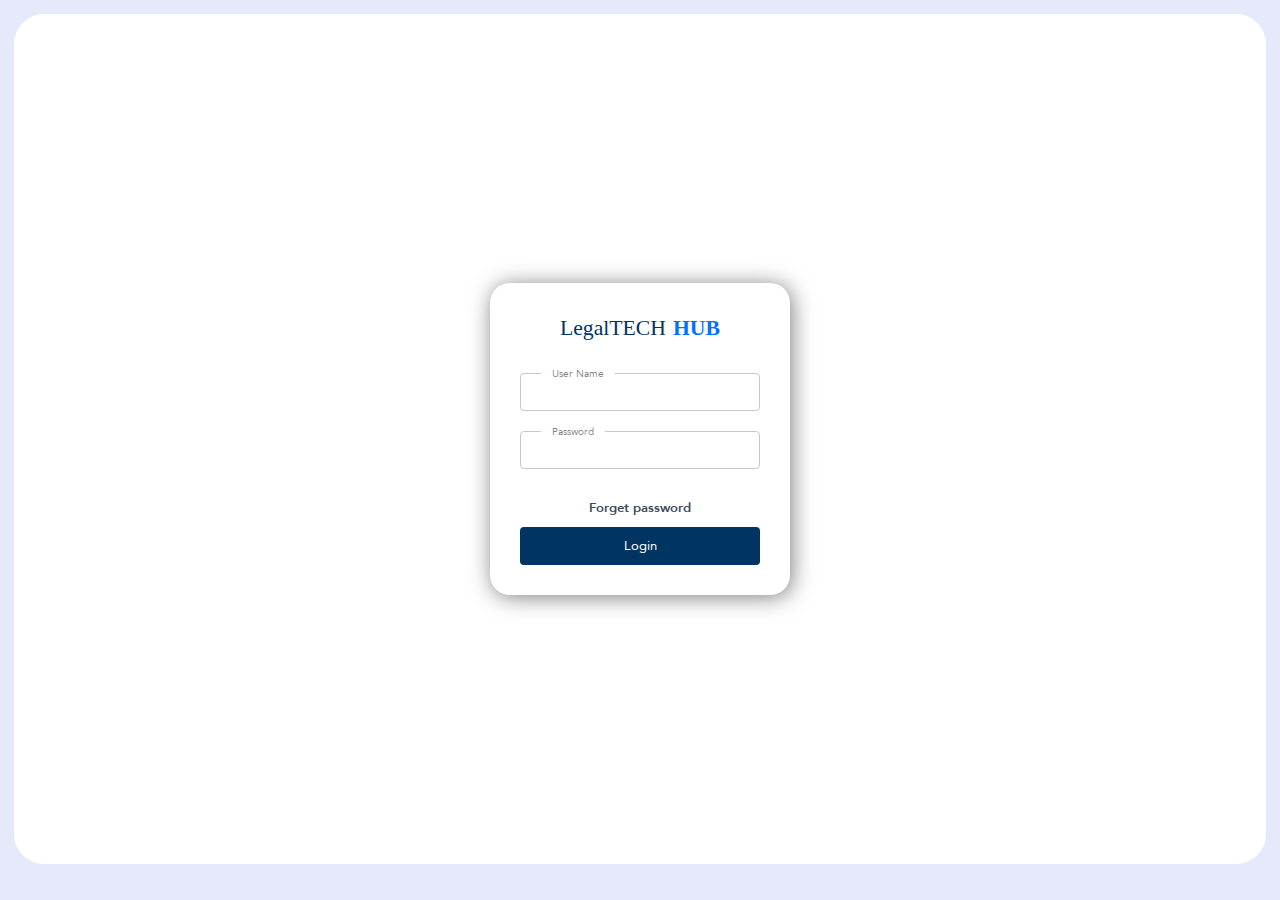
<file: index.html>
<!DOCTYPE html>
<html lang="en">
  <head>
    <meta charset="UTF-8" />
    <meta http-equiv="X-UA-Compatible" content="IE=edge" />
    <meta name="viewport" content="width=device-width, initial-scale=1.0" />
    <title>Legal Tech</title>
    <link rel="stylesheet" href="assets/inc/fonts/webfonts/all.css" />
    <link rel="stylesheet" href="assets/inc/styles.css" />
  </head>
  <body onload="init()">
    <div id="container" class="safe center">
      <div class="shadow-box column">
        <img src="assets/images/logo.svg" alt="" />
        <div class="form-box">
          <div class="input-box">
            <label>User Name</label>
            <input type="text" />
          </div>
          <div class="input-box">
            <label>Password</label>
            <input type="text" />
          </div>
          <button type="button" class="btn text">Forget password</button>
          <button type="button" class="btn" id="login">Login</button>
        </div>
      </div>
    </div>

    <script src="assets/inc/events.js"></script>
    <script src="assets/inc/functions.js"></script>
  </body>
</html>
</file>
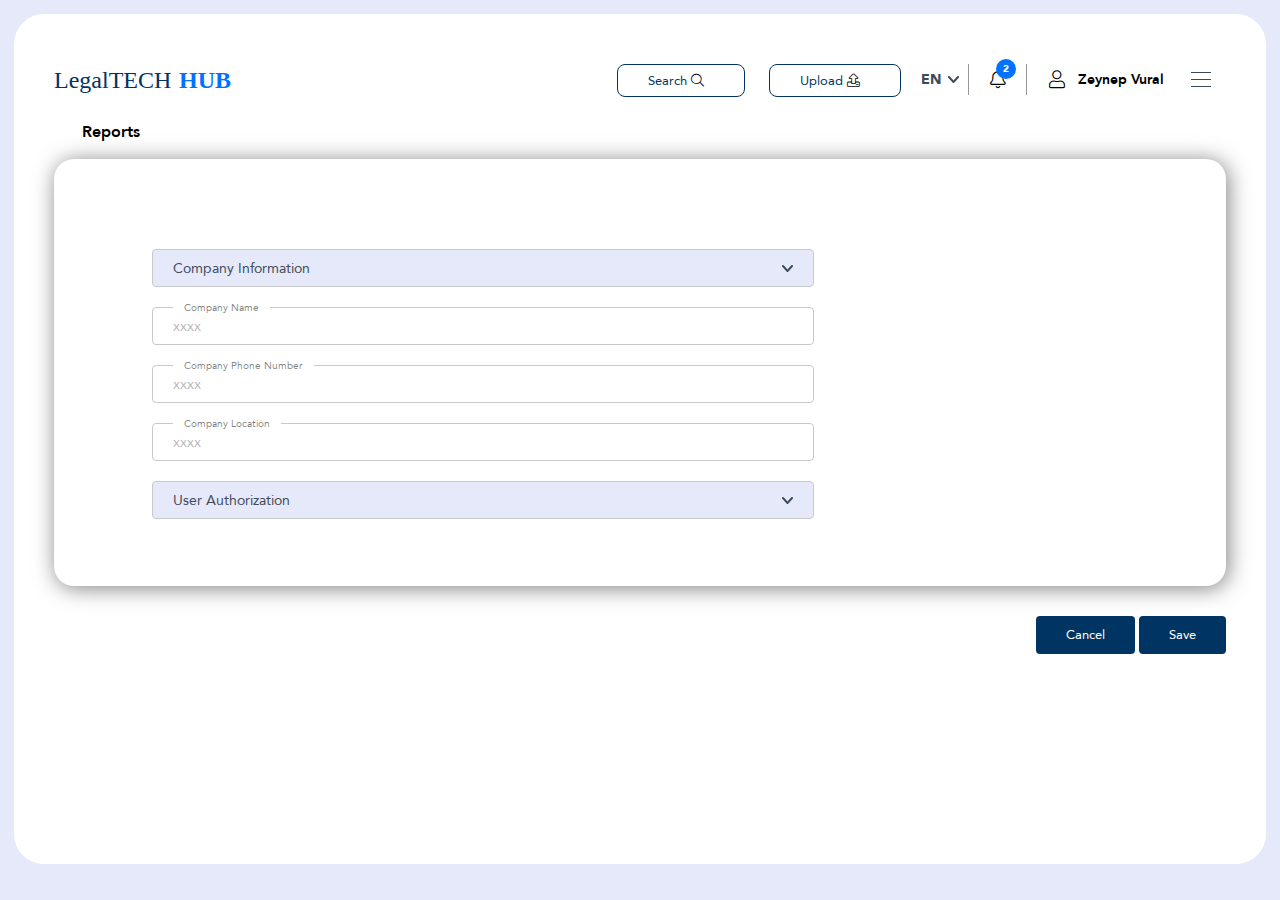
<file: ayarlar.html>
<!DOCTYPE html>
<html lang="en">
  <head>
    <meta charset="UTF-8" />
    <meta http-equiv="X-UA-Compatible" content="IE=edge" />
    <meta name="viewport" content="width=device-width, initial-scale=1.0" />
    <title>Legal Tech</title>
    <link rel="stylesheet" href="assets/inc/fonts/webfonts/all.css" />
    <link rel="stylesheet" href="assets/inc/styles.css" />
  </head>
  <body onload="init()">
    <div id="container" class="safe">
      <div id="menu" class="mobile-popup">
        <button type="button" class="close-btn" id="menu__close">
          <i class="fal fa-times"></i>
        </button>
        <div class="mobile-popup__container">
          <nav class="mobile-popup__content">
            <a href="/main.html" class="active">
              <i class="fal fa-home"></i>
              <span>Ana Sayfa</span>
            </a>
            <a href="/yazismalar.html">
              <i class="fal fa-file-alt"></i>
              <span>Yazışmalar</span>
            </a>
            <a href="/bildirimler.html">
              <i class="fal fa-bell"></i>
              <span>Bildirimler</span>
            </a>
            <a href="/sablonlar.html">
              <i class="fal fa-file-invoice"></i>
              <span>Şablonlar</span>
            </a>
            <a href="/raporlar.html">
              <i class="fal fa-chart-bar"></i>
              <span>Raporlar</span>
            </a>
            <a href="/ayarlar.html">
              <i class="fal fa-cog"></i>
              <span>Ayarlar</span>
            </a>
          </nav>
        </div>
      </div>
      <div id="side">
        <header>
          <a href="/main.html" id="header__home">
            <img src="assets/images/logo.svg" alt="Legal Tech" />
          </a>
          <div id="header__content">
            <div id="header___buttons">
              <button
                type="button"
                class="btn border sm header__container-btn"
                id="header__search-btn"
                data-id="header__search-box"
              >
                Search
                <i class="fal fa-search"></i>
              </button>
              <button
                type="button"
                class="btn border sm header__container-btn"
                id="header__upload-btn"
                data-id="header__upload-box"
              >
                Upload
                <i class="fal fa-upload"></i>
              </button>
            </div>
            <div class="header__item">
              <select name="language" id="header__select-language" class="sm">
                <option value="en">EN</option>
                <option value="tr">TR</option>
              </select>
            </div>
            <button
              type="button"
              class="header__item header__container-btn"
              id="header__notification-bell"
              data-id="header__notification-box"
            >
              <span>2</span>
              <i class="fal fa-bell"></i>
            </button>
            <div class="header__item" id="header__user-tag">
              <i class="fal fa-user"></i>
              <p>Zeynep Vural</p>
            </div>
            <button type="button" id="header__menu-btn">
              <span></span><span></span><span></span>
            </button>
          </div>
          <div id="header__search-box" class="blue-container mobile-popup">
            <button
              type="button"
              class="close-btn"
              id="header__search-box__close"
            >
              <i class="fal fa-times"></i>
            </button>
            <div class="mobile-popup__container">
              <div class="mobile-popup__content">
                <div class="input-box sm w31">
                  <select name="search-parameters">
                    <option value="0" selected>Search Parameter</option>
                    <option value="1">Param 1</option>
                    <option value="2">Param 2</option>
                  </select>
                </div>
                <div class="input-box sm w29">
                  <select name="search-parameters ">
                    <option value="0" selected>Request Type</option>
                    <option value="1">Type 1</option>
                    <option value="2">Type 2</option>
                  </select>
                </div>
                <div class="input-box sm w31">
                  <select name="search-parameters">
                    <option value="0" selected>Status</option>
                    <option value="1">Status 1</option>
                    <option value="2">Status 2</option>
                  </select>
                </div>
                <div class="input-box sm w62">
                  <input type="text" name="search" placeholder="Search" />
                </div>
                <button type="button" class="btn">Search</button>
                <button type="button" class="btn">Clear</button>
              </div>
            </div>
          </div>
          <div id="header__upload-box" class="blue-container mobile-popup">
            <button
              type="button"
              class="close-btn"
              id="header__upload-box__close"
            >
              <i class="fal fa-times"></i>
            </button>
            <div class="mobile-popup__container">
              <div class="mobile-popup__content">
                <div class="input-box sm w-62 file-input">
                  <div class="file-inpute__fake-container">
                    <p></p>
                    <div>
                      <span>...</span>
                    </div>
                    <i class="fal fa-folder"></i>
                  </div>
                  <input type="file" name="file upload" />
                </div>

                <button type="button" class="btn">Send</button>
                <button type="button" class="btn">Cancel</button>
              </div>
            </div>
          </div>
          <div
            id="header__notification-box"
            class="blue-container mobile-popup"
          >
            <button
              type="button"
              class="close-btn"
              id="header__upload-box__close"
            >
              <i class="fal fa-times"></i>
            </button>
            <div class="mobile-popup__container">
              <div class="mobile-popup__content">
                <table class="color">
                  <tbody>
                    <tr>
                      <td>
                        <i class="fas fa-check"></i>
                      </td>
                      <td>
                        <p>Document Approved</p>
                      </td>
                      <td>16:50</td>
                      <td>17.05.2021</td>
                      <td>
                        <p>System No: <span>#348</span></p>
                      </td>
                      <td></td>
                      <td>
                        <button type="button">İncele</button>
                      </td>
                    </tr>
                    <tr>
                      <td>
                        <i class="fas fa-times"></i>
                      </td>
                      <td>
                        <p>Document Rejected</p>
                      </td>
                      <td>18:50</td>
                      <td>17.05.2021</td>
                      <td>
                        <p>System No: <span>#398</span></p>
                      </td>
                      <td>Request type yanlış girilmiş.</td>
                      <td>
                        <button type="button">İncele</button>
                      </td>
                    </tr>
                  </tbody>
                </table>
              </div>
            </div>
          </div>
        </header>
        <div id="content">
          <section>
            <div class="section__header">
                <h3>Reports</p>
              </div>
            <div class="shadow-box side__section">
                <div class="form-box full ">
                    <div class="input-box blue">
                        <select>
                          <option value="en">Company Information</option>
                          <option value="tr">Information</option>
                        </select>
                      </div>
                      <div class="input-box ">
                        <label>Company Name</label>
                        <input type="text" placeholder="xxxx">
                      </div>
                      <div class="input-box ">
                        <label>Company Phone Number</label>
                        <input type="text" placeholder="xxxx">
                      </div>
                      <div class="input-box ">
                        <label>Company Location</label>
                        <input type="text" placeholder="xxxx">
                      </div>
                      <div class="input-box blue">
                        <select>
                          <option value="en">User Authorization</option>
                          <option value="tr">Authorization</option>
                        </select>
                      </div>
                  </div>
            </div>
            <div class="spread-box right">
                <div>
                    <button type="button" class="btn">Cancel</button>
                    <button type="button" class="btn">Save</button>
                </div>
            </div>
          </section>
        </div>
      </div>
    </div>
    <div id="overlay">
      <div id="overlay__container" class="center">
        <div class="shadow-box column full">
          <button type="button" class="close-btn">
            <i class="fal fa-times"></i>
          </button>
          <div class="form-box full">
            <div class="input-box">
              <select>
                <option value="1">Reject Type</option>
                <option value="2">Type</option>
              </select>
            </div>
            <div class="input-box">
              <select>
                <option value="1">Who do yu want to reject?</option>
                <option value="2">Why</option>
              </select>
            </div>
            <div class="input-box lg">
              <label>Notes</label>
              <textarea></textarea>
            </div>
            <div class="spread-box right">
              <div>
                <button type="button" class="btn text">Clear</button>
                <button type="button" class="btn" id="login">Reject</button>
              </div>
            </div>
          </div>
        </div>
      </div>
    </div>
    <script src="assets/inc/events.js"></script>
    <script src="assets/inc/functions.js"></script>
  </body>
</html>
</file>
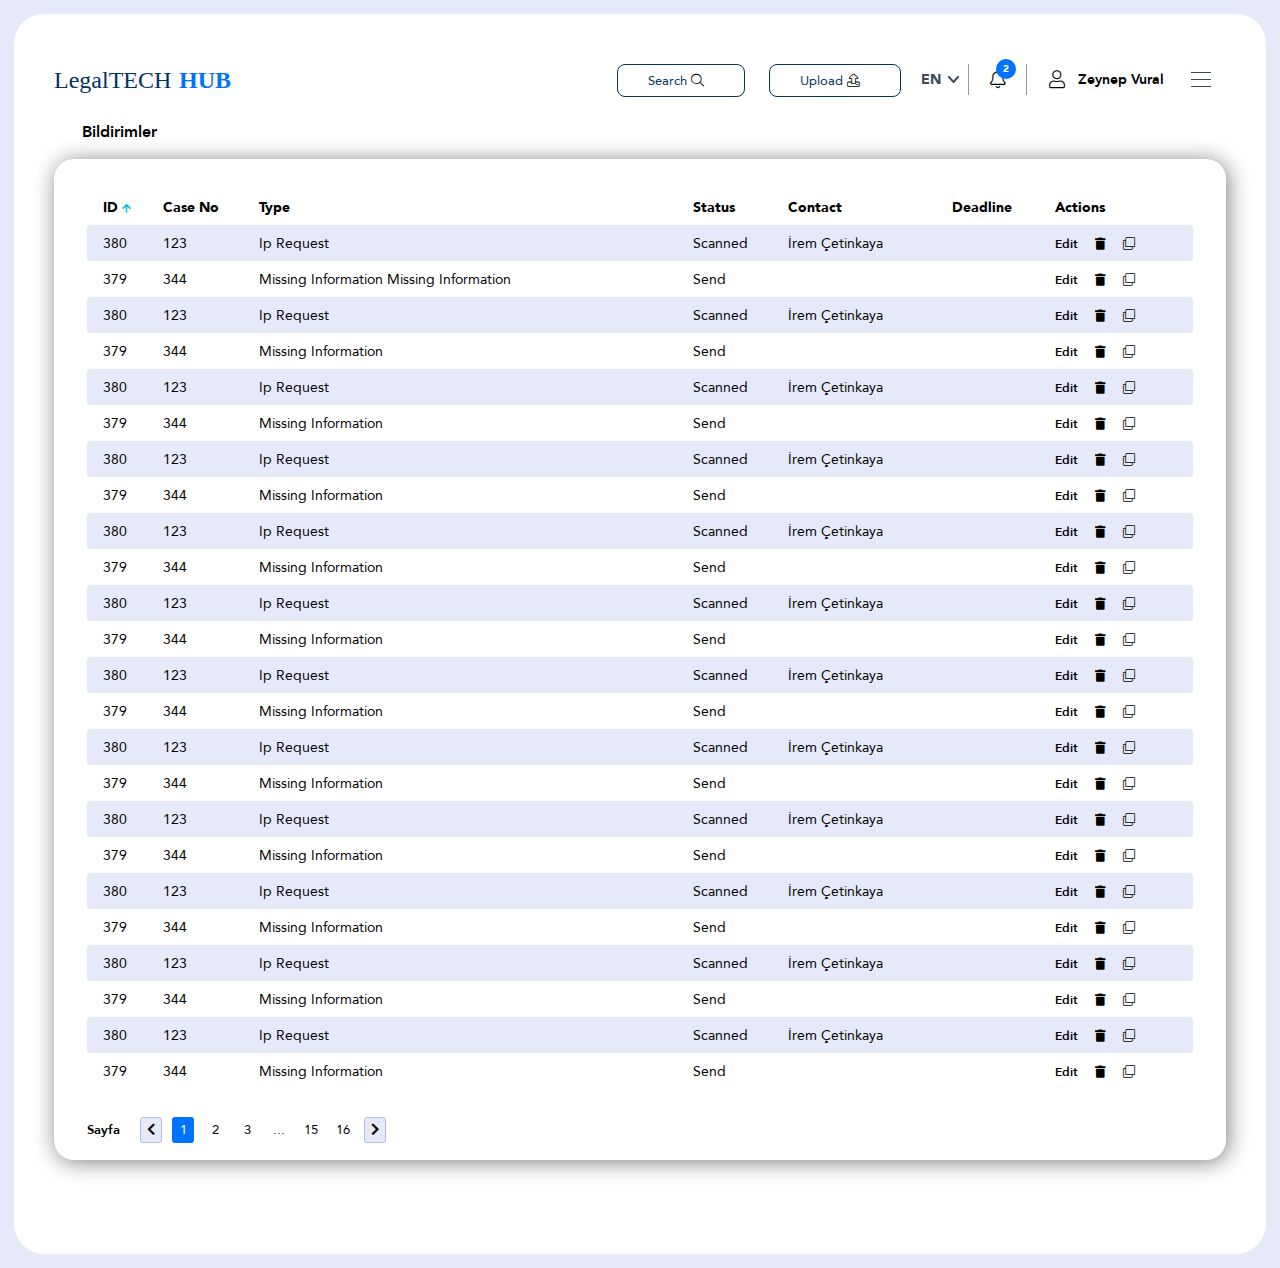
<file: bildirimler.html>
<!DOCTYPE html>
<html lang="en">
  <head>
    <meta charset="UTF-8" />
    <meta http-equiv="X-UA-Compatible" content="IE=edge" />
    <meta name="viewport" content="width=device-width, initial-scale=1.0" />
    <title>Legal Tech</title>
    <link rel="stylesheet" href="assets/inc/fonts/webfonts/all.css" />
    <link rel="stylesheet" href="assets/inc/styles.css" />
  </head>
  <body onload="init()">
    <div id="container" class="safe">
      <div id="menu" class="mobile-popup">
        <button type="button" class="close-btn" id="menu__close">
          <i class="fal fa-times"></i>
        </button>
        <div class="mobile-popup__container">
          <nav class="mobile-popup__content">
            <a href="/main.html" class="active">
              <i class="fal fa-home"></i>
              <span>Ana Sayfa</span>
            </a>
            <a href="/yazismalar.html">
              <i class="fal fa-file-alt"></i>
              <span>Yazışmalar</span>
            </a>
            <a href="/bildirimler.html">
              <i class="fal fa-bell"></i>
              <span>Bildirimler</span>
            </a>
            <a href="/sablonlar.html">
              <i class="fal fa-file-invoice"></i>
              <span>Şablonlar</span>
            </a>
            <a href="/raporlar.html">
              <i class="fal fa-chart-bar"></i>
              <span>Raporlar</span>
            </a>
            <a href="/ayarlar.html">
              <i class="fal fa-cog"></i>
              <span>Ayarlar</span>
            </a>
          </nav>
        </div>
      </div>
      <div id="side">
        <header>
          <a href="/main.html" id="header__home">
            <img src="assets/images/logo.svg" alt="Legal Tech" />
          </a>
          <div id="header__content">
            <div id="header___buttons">
              <button
                type="button"
                class="btn border sm header__container-btn"
                id="header__search-btn"
                data-id="header__search-box"
              >
                Search
                <i class="fal fa-search"></i>
              </button>
              <button
                type="button"
                class="btn border sm header__container-btn"
                id="header__upload-btn"
                data-id="header__upload-box"
              >
                Upload
                <i class="fal fa-upload"></i>
              </button>
            </div>
            <div class="header__item">
              <select name="language" id="header__select-language" class="sm">
                <option value="en">EN</option>
                <option value="tr">TR</option>
              </select>
            </div>
            <button
              type="button"
              class="header__item header__container-btn"
              id="header__notification-bell"
              data-id="header__notification-box"
            >
              <span>2</span>
              <i class="fal fa-bell"></i>
            </button>
            <div class="header__item" id="header__user-tag">
              <i class="fal fa-user"></i>
              <p>Zeynep Vural</p>
            </div>
            <button type="button" id="header__menu-btn">
              <span></span><span></span><span></span>
            </button>
          </div>
          <div id="header__search-box" class="blue-container mobile-popup">
            <button
              type="button"
              class="close-btn"
              id="header__search-box__close"
            >
              <i class="fal fa-times"></i>
            </button>
            <div class="mobile-popup__container">
              <div class="mobile-popup__content">
                <div class="input-box sm w31">
                  <select name="search-parameters">
                    <option value="0" selected>Search Parameter</option>
                    <option value="1">Param 1</option>
                    <option value="2">Param 2</option>
                  </select>
                </div>
                <div class="input-box sm w29">
                  <select name="search-parameters ">
                    <option value="0" selected>Request Type</option>
                    <option value="1">Type 1</option>
                    <option value="2">Type 2</option>
                  </select>
                </div>
                <div class="input-box sm w31">
                  <select name="search-parameters">
                    <option value="0" selected>Status</option>
                    <option value="1">Status 1</option>
                    <option value="2">Status 2</option>
                  </select>
                </div>
                <div class="input-box sm w62">
                  <input type="text" name="search" placeholder="Search" />
                </div>
                <button type="button" class="btn">Search</button>
                <button type="button" class="btn">Clear</button>
              </div>
            </div>
          </div>
          <div id="header__upload-box" class="blue-container mobile-popup">
            <button
              type="button"
              class="close-btn"
              id="header__upload-box__close"
            >
              <i class="fal fa-times"></i>
            </button>
            <div class="mobile-popup__container">
              <div class="mobile-popup__content">
                <div class="input-box sm w-62 file-input">
                  <div class="file-inpute__fake-container">
                    <p></p>
                    <div>
                      <span>...</span>
                    </div>
                    <i class="fal fa-folder"></i>
                  </div>
                  <input type="file" name="file upload" />
                </div>

                <button type="button" class="btn">Send</button>
                <button type="button" class="btn">Cancel</button>
              </div>
            </div>
          </div>
          <div
            id="header__notification-box"
            class="blue-container mobile-popup"
          >
            <button
              type="button"
              class="close-btn"
              id="header__upload-box__close"
            >
              <i class="fal fa-times"></i>
            </button>
            <div class="mobile-popup__container">
              <div class="mobile-popup__content">
                <table class="color">
                  <tbody>
                    <tr>
                      <td>
                        <i class="fas fa-check"></i>
                      </td>
                      <td>
                        <p>Document Approved</p>
                      </td>
                      <td>16:50</td>
                      <td>17.05.2021</td>
                      <td>
                        <p>System No: <span>#348</span></p>
                      </td>
                      <td></td>
                      <td>
                        <button type="button">İncele</button>
                      </td>
                    </tr>
                    <tr>
                      <td>
                        <i class="fas fa-times"></i>
                      </td>
                      <td>
                        <p>Document Rejected</p>
                      </td>
                      <td>18:50</td>
                      <td>17.05.2021</td>
                      <td>
                        <p>System No: <span>#398</span></p>
                      </td>
                      <td>Request type yanlış girilmiş.</td>
                      <td>
                        <button type="button">İncele</button>
                      </td>
                    </tr>
                  </tbody>
                </table>
              </div>
            </div>
          </div>
        </header>
        <div id="content">
          <section>
            <div class="section__header">
              <h3>Bildirimler</h3>
            </div>
            <div class="table-box shadow-box side__section">
              <div>
                <table cellspacing="0">
                  <thead>
                    <tr>
                      <th>ID <i class="fas fa-arrow-up"></i></th>
                      <th>Case No</th>
                      <th>Type</th>
                      <th>Status</th>
                      <th>Contact</th>
                      <th>Deadline</th>
                      <th>Actions</th>
                    </tr>
                  </thead>
                  <tbody>
                    <tr>
                      <td>380</td>
                      <td>123</td>
                      <td>Ip Request</td>
                      <td>Scanned</td>
                      <td>İrem Çetinkaya</td>
                      <td></td>
                      <td>
                        <a href="/recieveandanswer.html">Edit</a>
                        <button type="button">
                          <i class="fas fa-trash"></i>
                        </button>
                        <button type="button">
                          <i class="fal fa-clone"></i>
                        </button>
                      </td>
                    </tr>
                    <tr>
                      <td>379</td>
                      <td>344</td>
                      <td>Missing Information Missing Information</td>
                      <td>Send</td>
                      <td></td>
                      <td></td>
                      <td>
                        <a href="/recieveandanswer.html">Edit</a>
                        <button type="button">
                          <i class="fas fa-trash"></i>
                        </button>
                        <button type="button">
                          <i class="fal fa-clone"></i>
                        </button>
                      </td>
                    </tr>
                    <tr>
                      <td>380</td>
                      <td>123</td>
                      <td>Ip Request</td>
                      <td>Scanned</td>
                      <td>İrem Çetinkaya</td>
                      <td></td>
                      <td>
                        <a href="/recieveandanswer.html">Edit</a>
                        <button type="button">
                          <i class="fas fa-trash"></i>
                        </button>
                        <button type="button">
                          <i class="fal fa-clone"></i>
                        </button>
                      </td>
                    </tr>
                    <tr>
                      <td>379</td>
                      <td>344</td>
                      <td>Missing Information</td>
                      <td>Send</td>
                      <td></td>
                      <td></td>
                      <td>
                        <a href="/recieveandanswer.html">Edit</a>
                        <button type="button">
                          <i class="fas fa-trash"></i>
                        </button>
                        <button type="button">
                          <i class="fal fa-clone"></i>
                        </button>
                      </td>
                    </tr>
                    <tr>
                      <td>380</td>
                      <td>123</td>
                      <td>Ip Request</td>
                      <td>Scanned</td>
                      <td>İrem Çetinkaya</td>
                      <td></td>
                      <td>
                        <a href="/recieveandanswer.html">Edit</a>
                        <button type="button">
                          <i class="fas fa-trash"></i>
                        </button>
                        <button type="button">
                          <i class="fal fa-clone"></i>
                        </button>
                      </td>
                    </tr>
                    <tr>
                      <td>379</td>
                      <td>344</td>
                      <td>Missing Information</td>
                      <td>Send</td>
                      <td></td>
                      <td></td>
                      <td>
                        <a href="/recieveandanswer.html">Edit</a>
                        <button type="button">
                          <i class="fas fa-trash"></i>
                        </button>
                        <button type="button">
                          <i class="fal fa-clone"></i>
                        </button>
                      </td>
                    </tr>
                    <tr>
                      <td>380</td>
                      <td>123</td>
                      <td>Ip Request</td>
                      <td>Scanned</td>
                      <td>İrem Çetinkaya</td>
                      <td></td>
                      <td>
                        <a href="/recieveandanswer.html">Edit</a>
                        <button type="button">
                          <i class="fas fa-trash"></i>
                        </button>
                        <button type="button">
                          <i class="fal fa-clone"></i>
                        </button>
                      </td>
                    </tr>
                    <tr>
                      <td>379</td>
                      <td>344</td>
                      <td>Missing Information</td>
                      <td>Send</td>
                      <td></td>
                      <td></td>
                      <td>
                        <a href="/recieveandanswer.html">Edit</a>
                        <button type="button">
                          <i class="fas fa-trash"></i>
                        </button>
                        <button type="button">
                          <i class="fal fa-clone"></i>
                        </button>
                      </td>
                    </tr>
                    <tr>
                      <td>380</td>
                      <td>123</td>
                      <td>Ip Request</td>
                      <td>Scanned</td>
                      <td>İrem Çetinkaya</td>
                      <td></td>
                      <td>
                        <a href="/recieveandanswer.html">Edit</a>
                        <button type="button">
                          <i class="fas fa-trash"></i>
                        </button>
                        <button type="button">
                          <i class="fal fa-clone"></i>
                        </button>
                      </td>
                    </tr>
                    <tr>
                      <td>379</td>
                      <td>344</td>
                      <td>Missing Information</td>
                      <td>Send</td>
                      <td></td>
                      <td></td>
                      <td>
                        <a href="/recieveandanswer.html">Edit</a>
                        <button type="button">
                          <i class="fas fa-trash"></i>
                        </button>
                        <button type="button">
                          <i class="fal fa-clone"></i>
                        </button>
                      </td>
                    </tr>
                    <tr>
                      <td>380</td>
                      <td>123</td>
                      <td>Ip Request</td>
                      <td>Scanned</td>
                      <td>İrem Çetinkaya</td>
                      <td></td>
                      <td>
                        <a href="/recieveandanswer.html">Edit</a>
                        <button type="button">
                          <i class="fas fa-trash"></i>
                        </button>
                        <button type="button">
                          <i class="fal fa-clone"></i>
                        </button>
                      </td>
                    </tr>
                    <tr>
                      <td>379</td>
                      <td>344</td>
                      <td>Missing Information</td>
                      <td>Send</td>
                      <td></td>
                      <td></td>
                      <td>
                        <a href="/recieveandanswer.html">Edit</a>
                        <button type="button">
                          <i class="fas fa-trash"></i>
                        </button>
                        <button type="button">
                          <i class="fal fa-clone"></i>
                        </button>
                      </td>
                    </tr>
                    <tr>
                      <td>380</td>
                      <td>123</td>
                      <td>Ip Request</td>
                      <td>Scanned</td>
                      <td>İrem Çetinkaya</td>
                      <td></td>
                      <td>
                        <a href="/recieveandanswer.html">Edit</a>
                        <button type="button">
                          <i class="fas fa-trash"></i>
                        </button>
                        <button type="button">
                          <i class="fal fa-clone"></i>
                        </button>
                      </td>
                    </tr>
                    <tr>
                      <td>379</td>
                      <td>344</td>
                      <td>Missing Information</td>
                      <td>Send</td>
                      <td></td>
                      <td></td>
                      <td>
                        <a href="/recieveandanswer.html">Edit</a>
                        <button type="button">
                          <i class="fas fa-trash"></i>
                        </button>
                        <button type="button">
                          <i class="fal fa-clone"></i>
                        </button>
                      </td>
                    </tr>
                    <tr>
                      <td>380</td>
                      <td>123</td>
                      <td>Ip Request</td>
                      <td>Scanned</td>
                      <td>İrem Çetinkaya</td>
                      <td></td>
                      <td>
                        <a href="/recieveandanswer.html">Edit</a>
                        <button type="button">
                          <i class="fas fa-trash"></i>
                        </button>
                        <button type="button">
                          <i class="fal fa-clone"></i>
                        </button>
                      </td>
                    </tr>
                    <tr>
                      <td>379</td>
                      <td>344</td>
                      <td>Missing Information</td>
                      <td>Send</td>
                      <td></td>
                      <td></td>
                      <td>
                        <a href="/recieveandanswer.html">Edit</a>
                        <button type="button">
                          <i class="fas fa-trash"></i>
                        </button>
                        <button type="button">
                          <i class="fal fa-clone"></i>
                        </button>
                      </td>
                    </tr>
                    <tr>
                      <td>380</td>
                      <td>123</td>
                      <td>Ip Request</td>
                      <td>Scanned</td>
                      <td>İrem Çetinkaya</td>
                      <td></td>
                      <td>
                        <a href="/recieveandanswer.html">Edit</a>
                        <button type="button">
                          <i class="fas fa-trash"></i>
                        </button>
                        <button type="button">
                          <i class="fal fa-clone"></i>
                        </button>
                      </td>
                    </tr>
                    <tr>
                      <td>379</td>
                      <td>344</td>
                      <td>Missing Information</td>
                      <td>Send</td>
                      <td></td>
                      <td></td>
                      <td>
                        <a href="/recieveandanswer.html">Edit</a>
                        <button type="button">
                          <i class="fas fa-trash"></i>
                        </button>
                        <button type="button">
                          <i class="fal fa-clone"></i>
                        </button>
                      </td>
                    </tr>
                    <tr>
                      <td>380</td>
                      <td>123</td>
                      <td>Ip Request</td>
                      <td>Scanned</td>
                      <td>İrem Çetinkaya</td>
                      <td></td>
                      <td>
                        <a href="/recieveandanswer.html">Edit</a>
                        <button type="button">
                          <i class="fas fa-trash"></i>
                        </button>
                        <button type="button">
                          <i class="fal fa-clone"></i>
                        </button>
                      </td>
                    </tr>
                    <tr>
                      <td>379</td>
                      <td>344</td>
                      <td>Missing Information</td>
                      <td>Send</td>
                      <td></td>
                      <td></td>
                      <td>
                        <a href="/recieveandanswer.html">Edit</a>
                        <button type="button">
                          <i class="fas fa-trash"></i>
                        </button>
                        <button type="button">
                          <i class="fal fa-clone"></i>
                        </button>
                      </td>
                    </tr>
                    <tr>
                      <td>380</td>
                      <td>123</td>
                      <td>Ip Request</td>
                      <td>Scanned</td>
                      <td>İrem Çetinkaya</td>
                      <td></td>
                      <td>
                        <a href="/recieveandanswer.html">Edit</a>
                        <button type="button">
                          <i class="fas fa-trash"></i>
                        </button>
                        <button type="button">
                          <i class="fal fa-clone"></i>
                        </button>
                      </td>
                    </tr>
                    <tr>
                      <td>379</td>
                      <td>344</td>
                      <td>Missing Information</td>
                      <td>Send</td>
                      <td></td>
                      <td></td>
                      <td>
                        <a href="/recieveandanswer.html">Edit</a>
                        <button type="button">
                          <i class="fas fa-trash"></i>
                        </button>
                        <button type="button">
                          <i class="fal fa-clone"></i>
                        </button>
                      </td>
                    </tr>
                    <tr>
                      <td>380</td>
                      <td>123</td>
                      <td>Ip Request</td>
                      <td>Scanned</td>
                      <td>İrem Çetinkaya</td>
                      <td></td>
                      <td>
                        <a href="/recieveandanswer.html">Edit</a>
                        <button type="button">
                          <i class="fas fa-trash"></i>
                        </button>
                        <button type="button">
                          <i class="fal fa-clone"></i>
                        </button>
                      </td>
                    </tr>
                    <tr>
                      <td>379</td>
                      <td>344</td>
                      <td>Missing Information</td>
                      <td>Send</td>
                      <td></td>
                      <td></td>
                      <td>
                        <a href="/recieveandanswer.html">Edit</a>
                        <button type="button">
                          <i class="fas fa-trash"></i>
                        </button>
                        <button type="button">
                          <i class="fal fa-clone"></i>
                        </button>
                      </td>
                    </tr>
                  </tbody>
                </table>
              </div>
              <div class="spread-box">
                <div class="pagination">
                  <p>Sayfa</p>
                  <div>
                    <button type="button" class="pagination__nav prev">
                      <i class="fas fa-chevron-left"></i>
                    </button>
                    <button type="button" class="active">1</button>
                    <button type="button">2</button>
                    <button type="button">3</button>
                    <button type="button">...</button>
                    <button type="button">15</button>
                    <button type="button">16</button>
                    <button type="button" class="pagination__nav next">
                      <i class="fas fa-chevron-right"></i>
                    </button>
                  </div>
                </div>
              </div>
            </div>
          </section>
        </div>
      </div>
    </div>

    <script src="assets/inc/events.js"></script>
    <script src="assets/inc/functions.js"></script>
  </body>
</html>
</file>
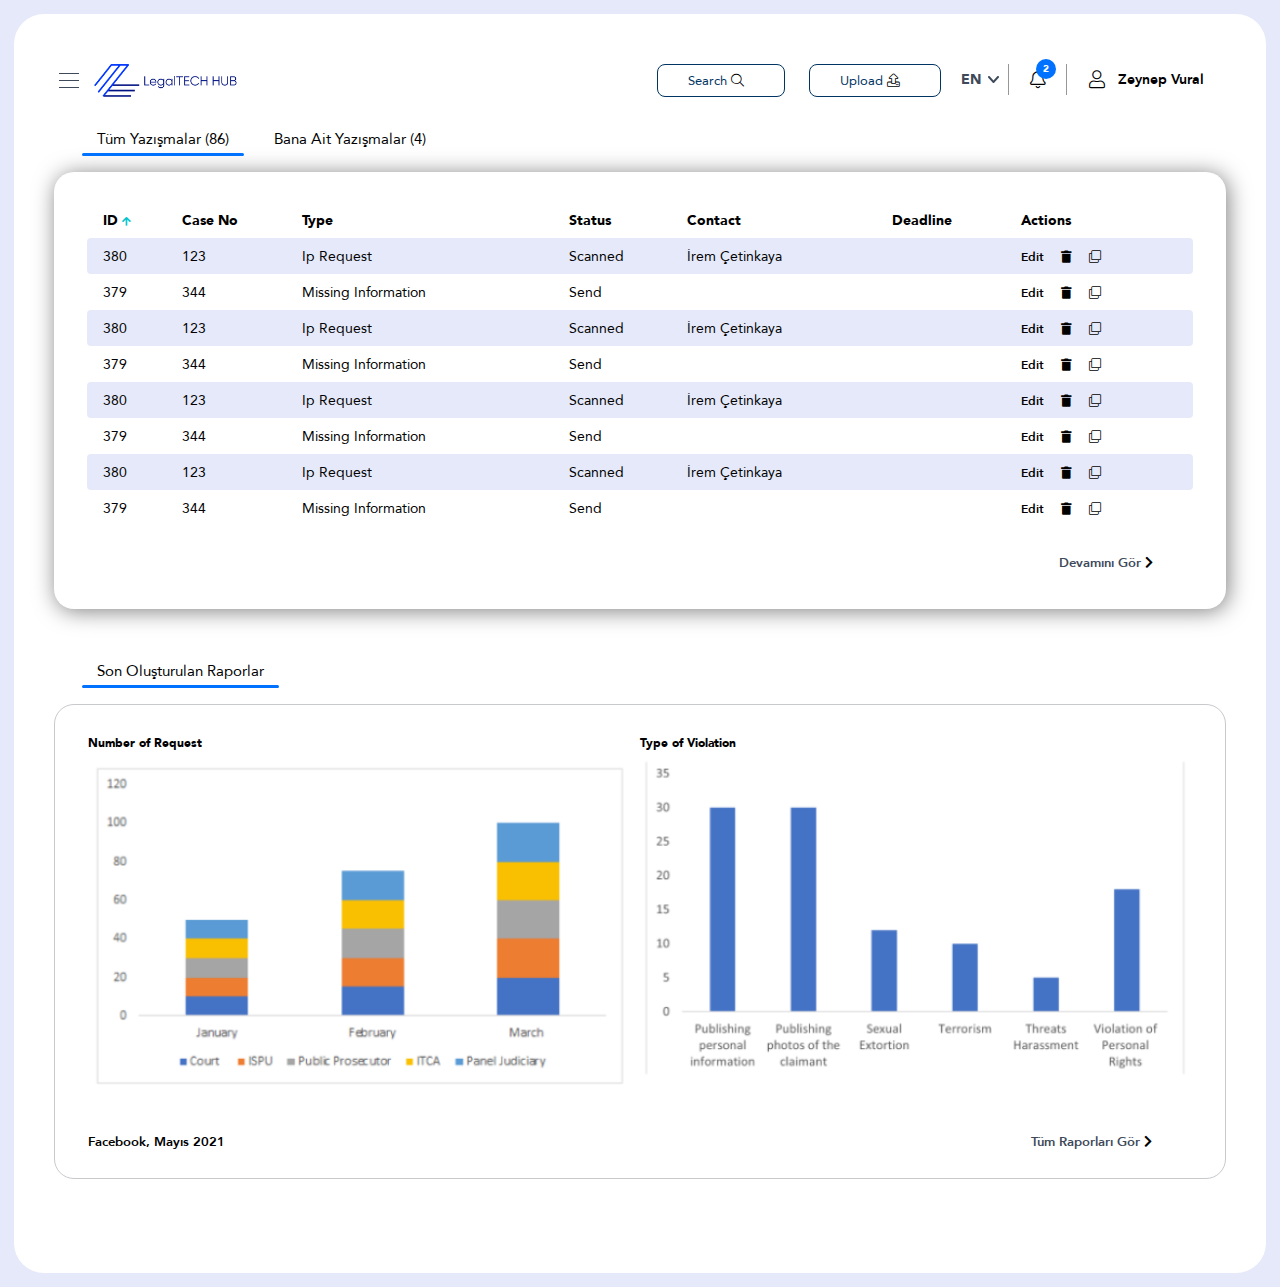
<file: main.html>
<!DOCTYPE html>
<html lang="en">
  <head>
    <meta charset="UTF-8" />
    <meta http-equiv="X-UA-Compatible" content="IE=edge" />
    <meta name="viewport" content="width=device-width, initial-scale=1.0" />
    <title>Legal Tech</title>
    <link rel="stylesheet" href="assets/inc/fonts/webfonts/all.css" />
    <link rel="stylesheet" href="assets/inc/styles.css" />
  </head>
  <body onload="init()">
    <div id="container" class="safe">
      <div id="menu" class="mobile-popup">
        <button type="button" class="close-btn" id="menu__close">
          <i class="fal fa-times"></i>
        </button>
        <div class="mobile-popup__container">
          <nav class="mobile-popup__content">
            <a href="/main.html" class="active">
              <i class="fal fa-home"></i>
              <span>Ana Sayfa</span>
            </a>
            <a href="/yazismalar.html">
              <i class="fal fa-file-alt"></i>
              <span>Yazışmalar</span>
            </a>
            <a href="/bildirimler.html">
              <i class="fal fa-bell"></i>
              <span>Bildirimler</span>
            </a>
            <a href="/sablonlar.html">
              <i class="fal fa-file-invoice"></i>
              <span>Şablonlar</span>
            </a>
            <a href="/raporlar.html">
              <i class="fal fa-chart-bar"></i>
              <span>Raporlar</span>
            </a>
            <a href="/ayarlar.html">
              <i class="fal fa-cog"></i>
              <span>Ayarlar</span>
            </a>
          </nav>
        </div>
      </div>
      <div id="side">
        <header>
          <div id="header__menu-logo">
            <button type="button" id="header__menu-btn">
              <span></span><span></span><span></span>
            </button>
            <a href="/main.html" id="header__home">
              <img src="assets/images/logo.png" alt="Legal Tech" />
            </a>
          </div>
          <div id="header__content">
            <div id="header___buttons">
              <button
                type="button"
                class="btn border sm header__container-btn"
                id="header__search-btn"
                data-id="header__search-box"
              >
                Search
                <i class="fal fa-search"></i>
              </button>
              <button
                type="button"
                class="btn border sm header__container-btn"
                id="header__upload-btn"
                data-id="header__upload-box"
              >
                Upload
                <i class="fal fa-upload"></i>
              </button>
            </div>
            <div class="header__item">
              <select name="language" id="header__select-language" class="sm">
                <option value="en">EN</option>
                <option value="tr">TR</option>
              </select>
            </div>
            <button
              type="button"
              class="header__item header__container-btn"
              id="header__notification-bell"
              data-id="header__notification-box"
            >
              <span>2</span>
              <i class="fal fa-bell"></i>
            </button>
            <div class="header__item" id="header__user-tag">
              <i class="fal fa-user"></i>
              <p>Zeynep Vural</p>
            </div>
          </div>
          <div id="header__search-box" class="blue-container mobile-popup">
            <button
              type="button"
              class="close-btn"
              id="header__search-box__close"
            >
              <i class="fal fa-times"></i>
            </button>
            <div class="mobile-popup__container">
              <div class="mobile-popup__content">
                <div class="input-box sm w31">
                  <select name="search-parameters">
                    <option value="0" selected>Search Parameter</option>
                    <option value="1">Param 1</option>
                    <option value="2">Param 2</option>
                  </select>
                </div>
                <div class="input-box sm w29">
                  <select name="search-parameters ">
                    <option value="0" selected>Request Type</option>
                    <option value="1">Type 1</option>
                    <option value="2">Type 2</option>
                  </select>
                </div>
                <div class="input-box sm w31">
                  <select name="search-parameters">
                    <option value="0" selected>Status</option>
                    <option value="1">Status 1</option>
                    <option value="2">Status 2</option>
                  </select>
                </div>
                <div class="input-box sm w62">
                  <input type="text" name="search" placeholder="Search" />
                </div>
                <button type="button" class="btn">Search</button>
                <button type="button" class="btn">Clear</button>
              </div>
            </div>
          </div>
          <div id="header__upload-box" class="blue-container mobile-popup">
            <button
              type="button"
              class="close-btn"
              id="header__upload-box__close"
            >
              <i class="fal fa-times"></i>
            </button>
            <div class="mobile-popup__container">
              <div class="mobile-popup__content">
                <div class="input-box sm w-62 file-input">
                  <div class="file-inpute__fake-container">
                    <p></p>
                    <div>
                      <span>...</span>
                    </div>
                    <i class="fal fa-folder"></i>
                  </div>
                  <input type="file" name="file upload" />
                </div>

                <button type="button" class="btn">Send</button>
                <button type="button" class="btn">Cancel</button>
              </div>
            </div>
          </div>
          <div
            id="header__notification-box"
            class="blue-container mobile-popup"
          >
            <button
              type="button"
              class="close-btn"
              id="header__upload-box__close"
            >
              <i class="fal fa-times"></i>
            </button>
            <div class="mobile-popup__container">
              <div class="mobile-popup__content">
                <table class="color">
                  <tbody>
                    <tr>
                      <td>
                        <i class="fas fa-check"></i>
                      </td>
                      <td>
                        <p>Document Approved</p>
                      </td>
                      <td>16:50</td>
                      <td>17.05.2021</td>
                      <td>
                        <p>System No: <span>#348</span></p>
                      </td>
                      <td></td>
                      <td>
                        <button type="button">İncele</button>
                      </td>
                    </tr>
                    <tr>
                      <td>
                        <i class="fas fa-times"></i>
                      </td>
                      <td>
                        <p>Document Rejected</p>
                      </td>
                      <td>18:50</td>
                      <td>17.05.2021</td>
                      <td>
                        <p>System No: <span>#398</span></p>
                      </td>
                      <td>Request type yanlış girilmiş.</td>
                      <td>
                        <button type="button">İncele</button>
                      </td>
                    </tr>
                  </tbody>
                </table>
              </div>
            </div>
          </div>
        </header>
        <div id="content">
          <section>
            <div class="tabs">
              <button type="button" class="tab active">
                <p>Tüm Yazışmalar (86)</p>
              </button>
              <button type="button" class="tab">
                <p>Bana Ait Yazışmalar (4)</p>
              </button>
            </div>
            <div class="table-box shadow-box side__section">
              <div>
                <table cellspacing="0">
                  <thead>
                    <tr>
                      <th>ID <i class="fas fa-arrow-up"></i></th>
                      <th>Case No</th>
                      <th>Type</th>
                      <th>Status</th>
                      <th>Contact</th>
                      <th>Deadline</th>
                      <th>Actions</th>
                    </tr>
                  </thead>
                  <tbody>
                    <tr>
                      <td>380</td>
                      <td>123</td>
                      <td>Ip Request</td>
                      <td>Scanned</td>
                      <td>İrem Çetinkaya</td>
                      <td></td>
                      <td>
                        <a href="/recieveandanswer.html">Edit</a>
                        <button type="button">
                          <i class="fas fa-trash"></i>
                        </button>
                        <button type="button">
                          <i class="fal fa-clone"></i>
                        </button>
                      </td>
                    </tr>
                    <tr>
                      <td>379</td>
                      <td>344</td>
                      <td>Missing Information</td>
                      <td>Send</td>
                      <td></td>
                      <td></td>
                      <td>
                        <a href="/recieveandanswer.html">Edit</a>
                        <button type="button">
                          <i class="fas fa-trash"></i>
                        </button>
                        <button type="button">
                          <i class="fal fa-clone"></i>
                        </button>
                      </td>
                    </tr>
                    <tr>
                      <td>380</td>
                      <td>123</td>
                      <td>Ip Request</td>
                      <td>Scanned</td>
                      <td>İrem Çetinkaya</td>
                      <td></td>
                      <td>
                        <a href="/recieveandanswer.html">Edit</a>
                        <button type="button">
                          <i class="fas fa-trash"></i>
                        </button>
                        <button type="button">
                          <i class="fal fa-clone"></i>
                        </button>
                      </td>
                    </tr>
                    <tr>
                      <td>379</td>
                      <td>344</td>
                      <td>Missing Information</td>
                      <td>Send</td>
                      <td></td>
                      <td></td>
                      <td>
                        <a href="/recieveandanswer.html">Edit</a>
                        <button type="button">
                          <i class="fas fa-trash"></i>
                        </button>
                        <button type="button">
                          <i class="fal fa-clone"></i>
                        </button>
                      </td>
                    </tr>
                    <tr>
                      <td>380</td>
                      <td>123</td>
                      <td>Ip Request</td>
                      <td>Scanned</td>
                      <td>İrem Çetinkaya</td>
                      <td></td>
                      <td>
                        <a href="/recieveandanswer.html">Edit</a>
                        <button type="button">
                          <i class="fas fa-trash"></i>
                        </button>
                        <button type="button">
                          <i class="fal fa-clone"></i>
                        </button>
                      </td>
                    </tr>
                    <tr>
                      <td>379</td>
                      <td>344</td>
                      <td>Missing Information</td>
                      <td>Send</td>
                      <td></td>
                      <td></td>
                      <td>
                        <a href="/recieveandanswer.html">Edit</a>
                        <button type="button">
                          <i class="fas fa-trash"></i>
                        </button>
                        <button type="button">
                          <i class="fal fa-clone"></i>
                        </button>
                      </td>
                    </tr>
                    <tr>
                      <td>380</td>
                      <td>123</td>
                      <td>Ip Request</td>
                      <td>Scanned</td>
                      <td>İrem Çetinkaya</td>
                      <td></td>
                      <td>
                        <a href="/recieveandanswer.html">Edit</a>
                        <button type="button">
                          <i class="fas fa-trash"></i>
                        </button>
                        <button type="button">
                          <i class="fal fa-clone"></i>
                        </button>
                      </td>
                    </tr>
                    <tr>
                      <td>379</td>
                      <td>344</td>
                      <td>Missing Information</td>
                      <td>Send</td>
                      <td></td>
                      <td></td>
                      <td>
                        <a href="/recieveandanswer.html">Edit</a>
                        <button type="button">
                          <i class="fas fa-trash"></i>
                        </button>
                        <button type="button">
                          <i class="fal fa-clone"></i>
                        </button>
                      </td>
                    </tr>
                  </tbody>
                </table>
              </div>
              <div class="spread-box right">
                <a href="/table.html" class="btn text">
                  Devamını Gör <i class="fas fa-chevron-right"></i>
                </a>
              </div>
            </div>
          </section>
          <section>
            <div class="tabs">
              <button type="button" class="tab active">
                <p>Son Oluşturulan Raporlar</p>
              </button>
            </div>
            <div class="border-box side__section">
              <div class="charts">
                <div>
                  <p>Number of Request</p>
                  <div class="chart">
                    <img src="assets/images/chart-01.png" alt="" />
                  </div>
                </div>
                <div>
                  <p>Type of Violation</p>
                  <div class="chart">
                    <img src="assets/images/chart-02.png" alt="" />
                  </div>
                </div>
              </div>
              <div class="spread-box full">
                <p>Facebook, Mayıs 2021</p>
                <button type="button" class="btn text">
                  Tüm Raporları Gör <i class="fas fa-chevron-right"></i>
                </button>
              </div>
            </div>
          </section>
        </div>
      </div>
    </div>
    <div id="overlay">
      <div id="overlay__container" class="center">
        <div class="shadow-box column full">
          <button type="button" class="close-btn">
            <i class="fal fa-times"></i>
          </button>
          <div class="form-box full">
            <div class="input-box">
              <select>
                <option value="1">Reject Type</option>
                <option value="2">Type</option>
              </select>
            </div>
            <div class="input-box">
              <select>
                <option value="1">Who do yu want to reject?</option>
                <option value="2">Why</option>
              </select>
            </div>
            <div class="input-box lg">
              <label>Notes</label>
              <textarea></textarea>
            </div>
            <div class="spread-box right">
              <div>
                <button type="button" class="btn text">Clear</button>
                <button type="button" class="btn" id="login">Reject</button>
              </div>
            </div>
          </div>
        </div>
      </div>
    </div>
    <script src="assets/inc/events.js"></script>
    <script src="assets/inc/functions.js"></script>
  </body>
</html>
</file>
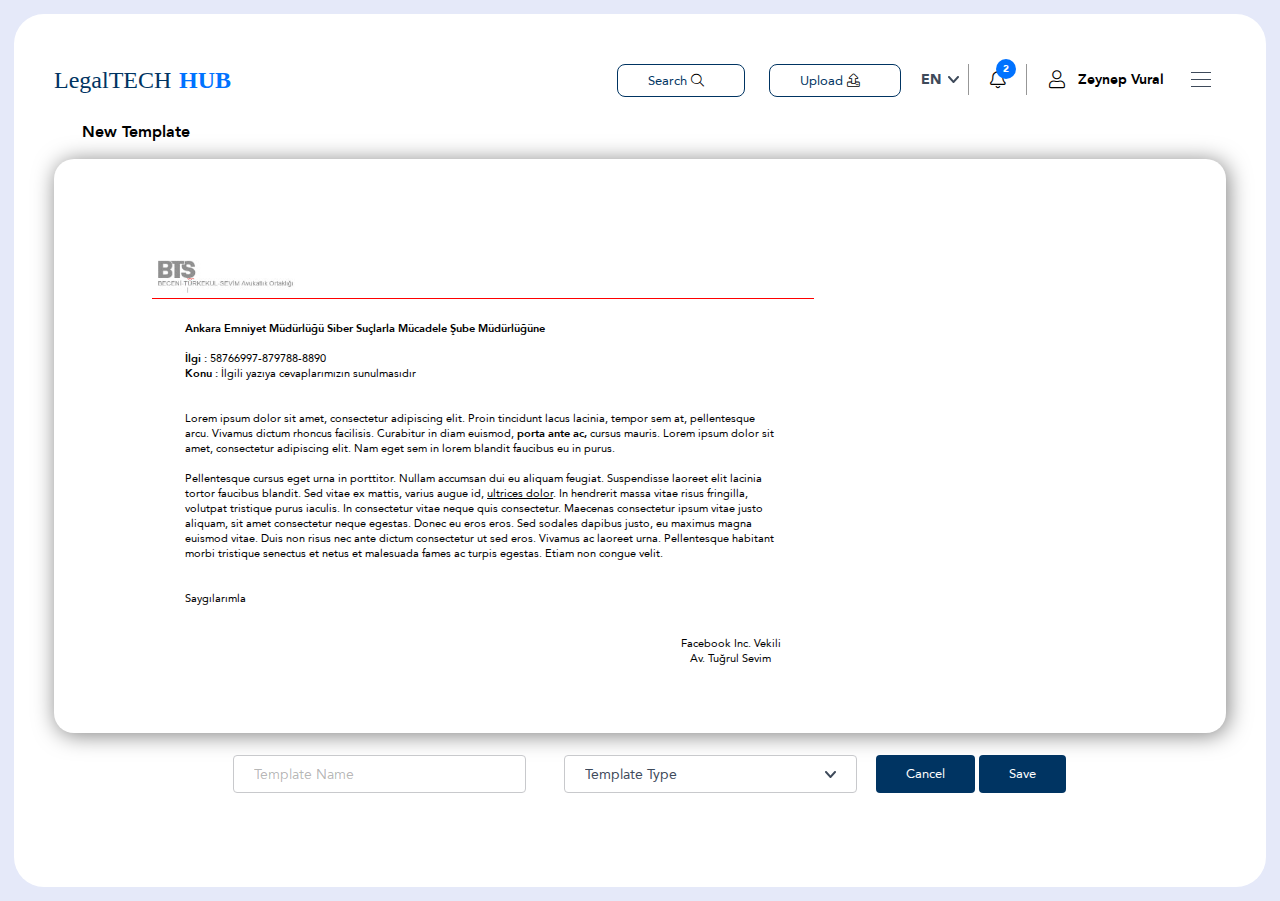
<file: newtemplate.html>
<!DOCTYPE html>
<html lang="en">
  <head>
    <meta charset="UTF-8" />
    <meta http-equiv="X-UA-Compatible" content="IE=edge" />
    <meta name="viewport" content="width=device-width, initial-scale=1.0" />
    <title>Legal Tech</title>
    <link rel="stylesheet" href="assets/inc/fonts/webfonts/all.css" />
    <link rel="stylesheet" href="assets/inc/styles.css" />
  </head>
  <body onload="init()">
    <div id="container" class="safe">
      <div id="menu" class="mobile-popup">
        <button type="button" class="close-btn" id="menu__close">
          <i class="fal fa-times"></i>
        </button>
        <div class="mobile-popup__container">
          <nav class="mobile-popup__content">
            <a href="/main.html" class="active">
              <i class="fal fa-home"></i>
              <span>Ana Sayfa</span>
            </a>
            <a href="/yazismalar.html">
              <i class="fal fa-file-alt"></i>
              <span>Yazışmalar</span>
            </a>
            <a href="/bildirimler.html">
              <i class="fal fa-bell"></i>
              <span>Bildirimler</span>
            </a>
            <a href="/sablonlar.html">
              <i class="fal fa-file-invoice"></i>
              <span>Şablonlar</span>
            </a>
            <a href="/raporlar.html">
              <i class="fal fa-chart-bar"></i>
              <span>Raporlar</span>
            </a>
            <a href="/ayarlar.html">
              <i class="fal fa-cog"></i>
              <span>Ayarlar</span>
            </a>
          </nav>
        </div>
      </div>
      <div id="side">
        <header>
          <a href="/main.html" id="header__home">
            <img src="assets/images/logo.svg" alt="Legal Tech" />
          </a>
          <div id="header__content">
            <div id="header___buttons">
              <button
                type="button"
                class="btn border sm header__container-btn"
                id="header__search-btn"
                data-id="header__search-box"
              >
                Search
                <i class="fal fa-search"></i>
              </button>
              <button
                type="button"
                class="btn border sm header__container-btn"
                id="header__upload-btn"
                data-id="header__upload-box"
              >
                Upload
                <i class="fal fa-upload"></i>
              </button>
            </div>
            <div class="header__item">
              <select name="language" id="header__select-language" class="sm">
                <option value="en">EN</option>
                <option value="tr">TR</option>
              </select>
            </div>
            <button
              type="button"
              class="header__item header__container-btn"
              id="header__notification-bell"
              data-id="header__notification-box"
            >
              <span>2</span>
              <i class="fal fa-bell"></i>
            </button>
            <div class="header__item" id="header__user-tag">
              <i class="fal fa-user"></i>
              <p>Zeynep Vural</p>
            </div>
            <button type="button" id="header__menu-btn">
              <span></span><span></span><span></span>
            </button>
          </div>
          <div id="header__search-box" class="blue-container mobile-popup">
            <button
              type="button"
              class="close-btn"
              id="header__search-box__close"
            >
              <i class="fal fa-times"></i>
            </button>
            <div class="mobile-popup__container">
              <div class="mobile-popup__content">
                <div class="input-box sm w31">
                  <select name="search-parameters">
                    <option value="0" selected>Search Parameter</option>
                    <option value="1">Param 1</option>
                    <option value="2">Param 2</option>
                  </select>
                </div>
                <div class="input-box sm w29">
                  <select name="search-parameters ">
                    <option value="0" selected>Request Type</option>
                    <option value="1">Type 1</option>
                    <option value="2">Type 2</option>
                  </select>
                </div>
                <div class="input-box sm w31">
                  <select name="search-parameters">
                    <option value="0" selected>Status</option>
                    <option value="1">Status 1</option>
                    <option value="2">Status 2</option>
                  </select>
                </div>
                <div class="input-box sm w62">
                  <input type="text" name="search" placeholder="Search" />
                </div>
                <button type="button" class="btn">Search</button>
                <button type="button" class="btn">Clear</button>
              </div>
            </div>
          </div>
          <div id="header__upload-box" class="blue-container mobile-popup">
            <button
              type="button"
              class="close-btn"
              id="header__upload-box__close"
            >
              <i class="fal fa-times"></i>
            </button>
            <div class="mobile-popup__container">
              <div class="mobile-popup__content">
                <div class="input-box sm w-62 file-input">
                  <div class="file-inpute__fake-container">
                    <p></p>
                    <div>
                      <span>...</span>
                    </div>
                    <i class="fal fa-folder"></i>
                  </div>
                  <input type="file" name="file upload" />
                </div>

                <button type="button" class="btn">Send</button>
                <button type="button" class="btn">Cancel</button>
              </div>
            </div>
          </div>
          <div
            id="header__notification-box"
            class="blue-container mobile-popup"
          >
            <button
              type="button"
              class="close-btn"
              id="header__upload-box__close"
            >
              <i class="fal fa-times"></i>
            </button>
            <div class="mobile-popup__container">
              <div class="mobile-popup__content">
                <table class="color">
                  <tbody>
                    <tr>
                      <td>
                        <i class="fas fa-check"></i>
                      </td>
                      <td>
                        <p>Document Approved</p>
                      </td>
                      <td>16:50</td>
                      <td>17.05.2021</td>
                      <td>
                        <p>System No: <span>#348</span></p>
                      </td>
                      <td></td>
                      <td>
                        <button type="button">İncele</button>
                      </td>
                    </tr>
                    <tr>
                      <td>
                        <i class="fas fa-times"></i>
                      </td>
                      <td>
                        <p>Document Rejected</p>
                      </td>
                      <td>18:50</td>
                      <td>17.05.2021</td>
                      <td>
                        <p>System No: <span>#398</span></p>
                      </td>
                      <td>Request type yanlış girilmiş.</td>
                      <td>
                        <button type="button">İncele</button>
                      </td>
                    </tr>
                  </tbody>
                </table>
              </div>
            </div>
          </div>
        </header>
        <div id="content">
          <section>
            <div class="section__header">
              <h3>New Template</h3>
            </div>
            <div class="shadow-box side__section">
              <div class="form-box full">
                <div class="petition">
                  <div class="petition__image">
                    <img src="assets/images/bts.jpeg" alt="" />
                  </div>
                  <div class="petition__text">
                    <h1>
                      Ankara Emniyet Müdürlüğü Siber Suçlarla Mücadele Şube
                      Müdürlüğüne
                    </h1>
                    <br />
                    <p><strong>İlgi :</strong> 58766997-879788-8890</p>
                    <p>
                      <strong>Konu :</strong> İlgili yazıya cevaplarımızın
                      sunulmasıdır
                    </p>
                    <br />
                    <br />
                    <p>
                      Lorem ipsum dolor sit amet, consectetur adipiscing elit.
                      Proin tincidunt lacus lacinia, tempor sem at, pellentesque
                      arcu. Vivamus dictum rhoncus facilisis. Curabitur in diam
                      euismod,
                      <strong>porta ante ac,</strong> cursus mauris. Lorem ipsum
                      dolor sit amet, consectetur adipiscing elit. Nam eget sem
                      in lorem blandit faucibus eu in purus.
                      <br />
                      <br />
                      Pellentesque cursus eget urna in porttitor. Nullam
                      accumsan dui eu aliquam feugiat. Suspendisse laoreet elit
                      lacinia tortor faucibus blandit. Sed vitae ex mattis,
                      varius augue id, <u>ultrices dolor</u>. In hendrerit massa
                      vitae risus fringilla, volutpat tristique purus iaculis.
                      In consectetur vitae neque quis consectetur. Maecenas
                      consectetur ipsum vitae justo aliquam, sit amet
                      consectetur neque egestas. Donec eu eros eros. Sed sodales
                      dapibus justo, eu maximus magna euismod vitae. Duis non
                      risus nec ante dictum consectetur ut sed eros. Vivamus ac
                      laoreet urna. Pellentesque habitant morbi tristique
                      senectus et netus et malesuada fames ac turpis egestas.
                      Etiam non congue velit.
                    </p>
                    <br />
                    <br />
                    <p>Saygılarımla</p>
                    <br />
                    <br />
                    <p class="fr tc">
                      Facebook Inc. Vekili<br />
                      Av. Tuğrul Sevim
                    </p>
                  </div>
                </div>
              </div>
            </div>
            <div class="form-box single-row">
              <div class="input-box w25">
                <input type="text" placeholder="Template Name" />
              </div>
              <div class="input-box w25">
                <select>
                  <option value="1">Template Type</option>
                  <option value="2">Type</option>
                </select>
              </div>
              <div>
                <button type="button" class="btn">Cancel</button>
                <button type="button" class="btn">Save</button>
              </div>
            </div>
          </section>
        </div>
      </div>
    </div>

    <script src="assets/inc/events.js"></script>
    <script src="assets/inc/functions.js"></script>
  </body>
</html>
</file>
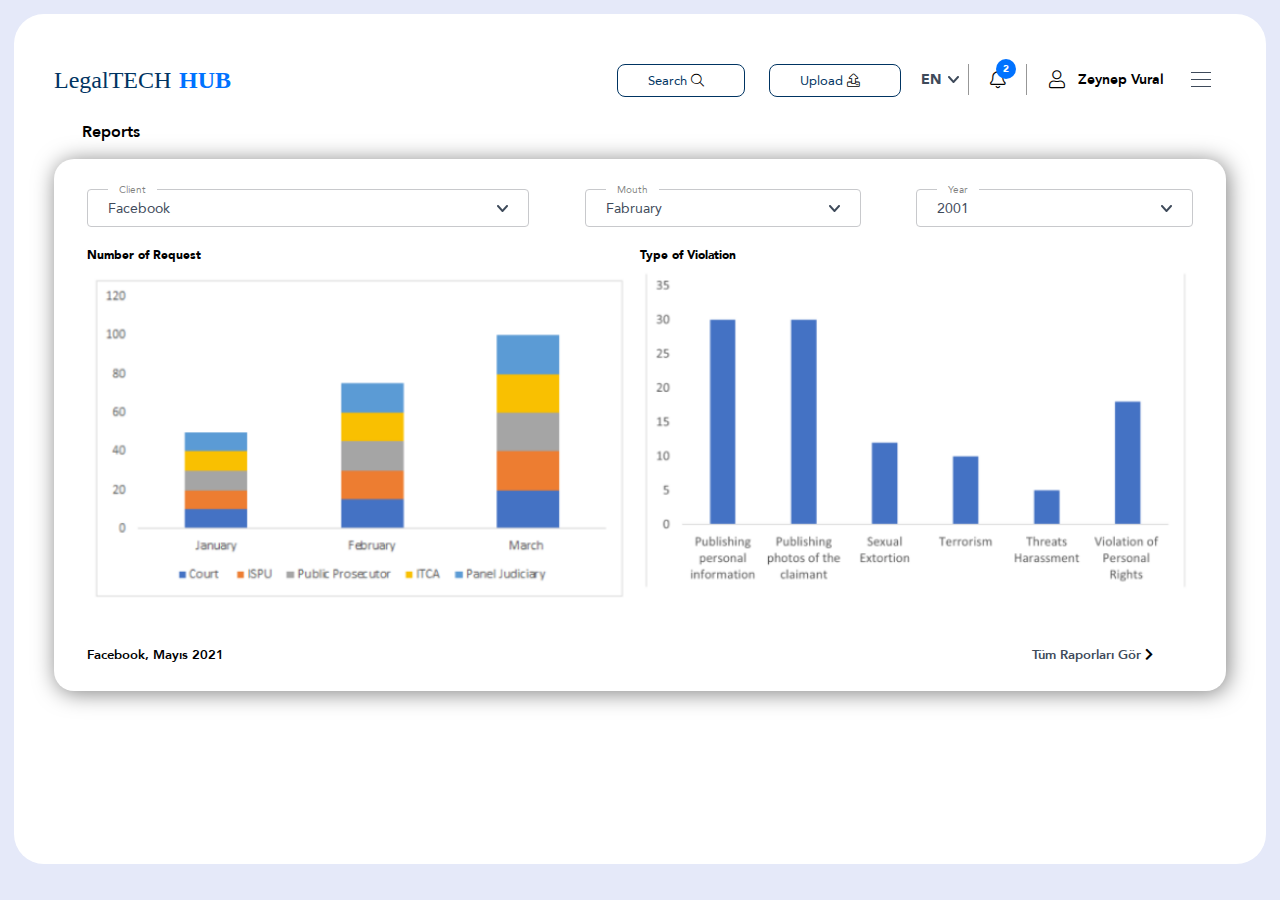
<file: raporlar.html>
<!DOCTYPE html>
<html lang="en">
  <head>
    <meta charset="UTF-8" />
    <meta http-equiv="X-UA-Compatible" content="IE=edge" />
    <meta name="viewport" content="width=device-width, initial-scale=1.0" />
    <title>Legal Tech</title>
    <link rel="stylesheet" href="assets/inc/fonts/webfonts/all.css" />
    <link rel="stylesheet" href="assets/inc/styles.css" />
  </head>
  <body onload="init()">
    <div id="container" class="safe">
      <div id="menu" class="mobile-popup">
        <button type="button" class="close-btn" id="menu__close">
          <i class="fal fa-times"></i>
        </button>
        <div class="mobile-popup__container">
          <nav class="mobile-popup__content">
            <a href="/main.html" class="active">
              <i class="fal fa-home"></i>
              <span>Ana Sayfa</span>
            </a>
            <a href="/yazismalar.html">
              <i class="fal fa-file-alt"></i>
              <span>Yazışmalar</span>
            </a>
            <a href="/bildirimler.html">
              <i class="fal fa-bell"></i>
              <span>Bildirimler</span>
            </a>
            <a href="/sablonlar.html">
              <i class="fal fa-file-invoice"></i>
              <span>Şablonlar</span>
            </a>
            <a href="/raporlar.html">
              <i class="fal fa-chart-bar"></i>
              <span>Raporlar</span>
            </a>
            <a href="/ayarlar.html">
              <i class="fal fa-cog"></i>
              <span>Ayarlar</span>
            </a>
          </nav>
        </div>
      </div>
      <div id="side">
        <header>
          <a href="/main.html" id="header__home">
            <img src="assets/images/logo.svg" alt="Legal Tech" />
          </a>
          <div id="header__content">
            <div id="header___buttons">
              <button
                type="button"
                class="btn border sm header__container-btn"
                id="header__search-btn"
                data-id="header__search-box"
              >
                Search
                <i class="fal fa-search"></i>
              </button>
              <button
                type="button"
                class="btn border sm header__container-btn"
                id="header__upload-btn"
                data-id="header__upload-box"
              >
                Upload
                <i class="fal fa-upload"></i>
              </button>
            </div>
            <div class="header__item">
              <select name="language" id="header__select-language" class="sm">
                <option value="en">EN</option>
                <option value="tr">TR</option>
              </select>
            </div>
            <button
              type="button"
              class="header__item header__container-btn"
              id="header__notification-bell"
              data-id="header__notification-box"
            >
              <span>2</span>
              <i class="fal fa-bell"></i>
            </button>
            <div class="header__item" id="header__user-tag">
              <i class="fal fa-user"></i>
              <p>Zeynep Vural</p>
            </div>
            <button type="button" id="header__menu-btn">
              <span></span><span></span><span></span>
            </button>
          </div>
          <div id="header__search-box" class="blue-container mobile-popup">
            <button
              type="button"
              class="close-btn"
              id="header__search-box__close"
            >
              <i class="fal fa-times"></i>
            </button>
            <div class="mobile-popup__container">
              <div class="mobile-popup__content">
                <div class="input-box sm w31">
                  <select name="search-parameters">
                    <option value="0" selected>Search Parameter</option>
                    <option value="1">Param 1</option>
                    <option value="2">Param 2</option>
                  </select>
                </div>
                <div class="input-box sm w29">
                  <select name="search-parameters ">
                    <option value="0" selected>Request Type</option>
                    <option value="1">Type 1</option>
                    <option value="2">Type 2</option>
                  </select>
                </div>
                <div class="input-box sm w31">
                  <select name="search-parameters">
                    <option value="0" selected>Status</option>
                    <option value="1">Status 1</option>
                    <option value="2">Status 2</option>
                  </select>
                </div>
                <div class="input-box sm w62">
                  <input type="text" name="search" placeholder="Search" />
                </div>
                <button type="button" class="btn">Search</button>
                <button type="button" class="btn">Clear</button>
              </div>
            </div>
          </div>
          <div id="header__upload-box" class="blue-container mobile-popup">
            <button
              type="button"
              class="close-btn"
              id="header__upload-box__close"
            >
              <i class="fal fa-times"></i>
            </button>
            <div class="mobile-popup__container">
              <div class="mobile-popup__content">
                <div class="input-box sm w-62 file-input">
                  <div class="file-inpute__fake-container">
                    <p></p>
                    <div>
                      <span>...</span>
                    </div>
                    <i class="fal fa-folder"></i>
                  </div>
                  <input type="file" name="file upload" />
                </div>

                <button type="button" class="btn">Send</button>
                <button type="button" class="btn">Cancel</button>
              </div>
            </div>
          </div>
          <div
            id="header__notification-box"
            class="blue-container mobile-popup"
          >
            <button
              type="button"
              class="close-btn"
              id="header__upload-box__close"
            >
              <i class="fal fa-times"></i>
            </button>
            <div class="mobile-popup__container">
              <div class="mobile-popup__content">
                <table class="color">
                  <tbody>
                    <tr>
                      <td>
                        <i class="fas fa-check"></i>
                      </td>
                      <td>
                        <p>Document Approved</p>
                      </td>
                      <td>16:50</td>
                      <td>17.05.2021</td>
                      <td>
                        <p>System No: <span>#348</span></p>
                      </td>
                      <td></td>
                      <td>
                        <button type="button">İncele</button>
                      </td>
                    </tr>
                    <tr>
                      <td>
                        <i class="fas fa-times"></i>
                      </td>
                      <td>
                        <p>Document Rejected</p>
                      </td>
                      <td>18:50</td>
                      <td>17.05.2021</td>
                      <td>
                        <p>System No: <span>#398</span></p>
                      </td>
                      <td>Request type yanlış girilmiş.</td>
                      <td>
                        <button type="button">İncele</button>
                      </td>
                    </tr>
                  </tbody>
                </table>
              </div>
            </div>
          </div>
        </header>
        <div id="content">
          <section>
            <div class="section__header">
                <h3>Reports</p>
              </div>
            <div class="shadow-box side__section">
                <div class="form-box">
                    <div class="input-box w40">
                        <label>Client</label>
                        <select>
                          <option value="en">Facebook</option>
                          <option value="tr">Twitter</option>
                        </select>
                      </div>
                      <div class="input-box w25">
                        <label>Mouth</label>
                        <select>
                          <option value="1">Fabruary</option>
                          <option value="2">January</option>
                        </select>
                      </div>
                      <div class="input-box w25">
                        <label>Year</label>
                        <select>
                          <option value="1">2001</option>
                          <option value="2">2019</option>
                        </select>
                      </div>
                
                  </div>
              <div class="charts">
                <div>
                  <p>Number of Request</p>
                  <div class="chart">
                    <img src="assets/images/chart-01.png" alt="" />
                  </div>
                </div>
                <div>
                  <p>Type of Violation</p>
                  <div class="chart">
                    <img src="assets/images/chart-02.png" alt="" />
                  </div>
                </div>
              </div>
              <div class="spread-box full">
                <p>Facebook, Mayıs 2021</p>
                <button type="button" class="btn text">
                  Tüm Raporları Gör <i class="fas fa-chevron-right"></i>
                </button>
              </div>
            </div>
          </section>
        </div>
      </div>
    </div>

    <script src="assets/inc/events.js"></script>
    <script src="assets/inc/functions.js"></script>
  </body>
</html>
</file>
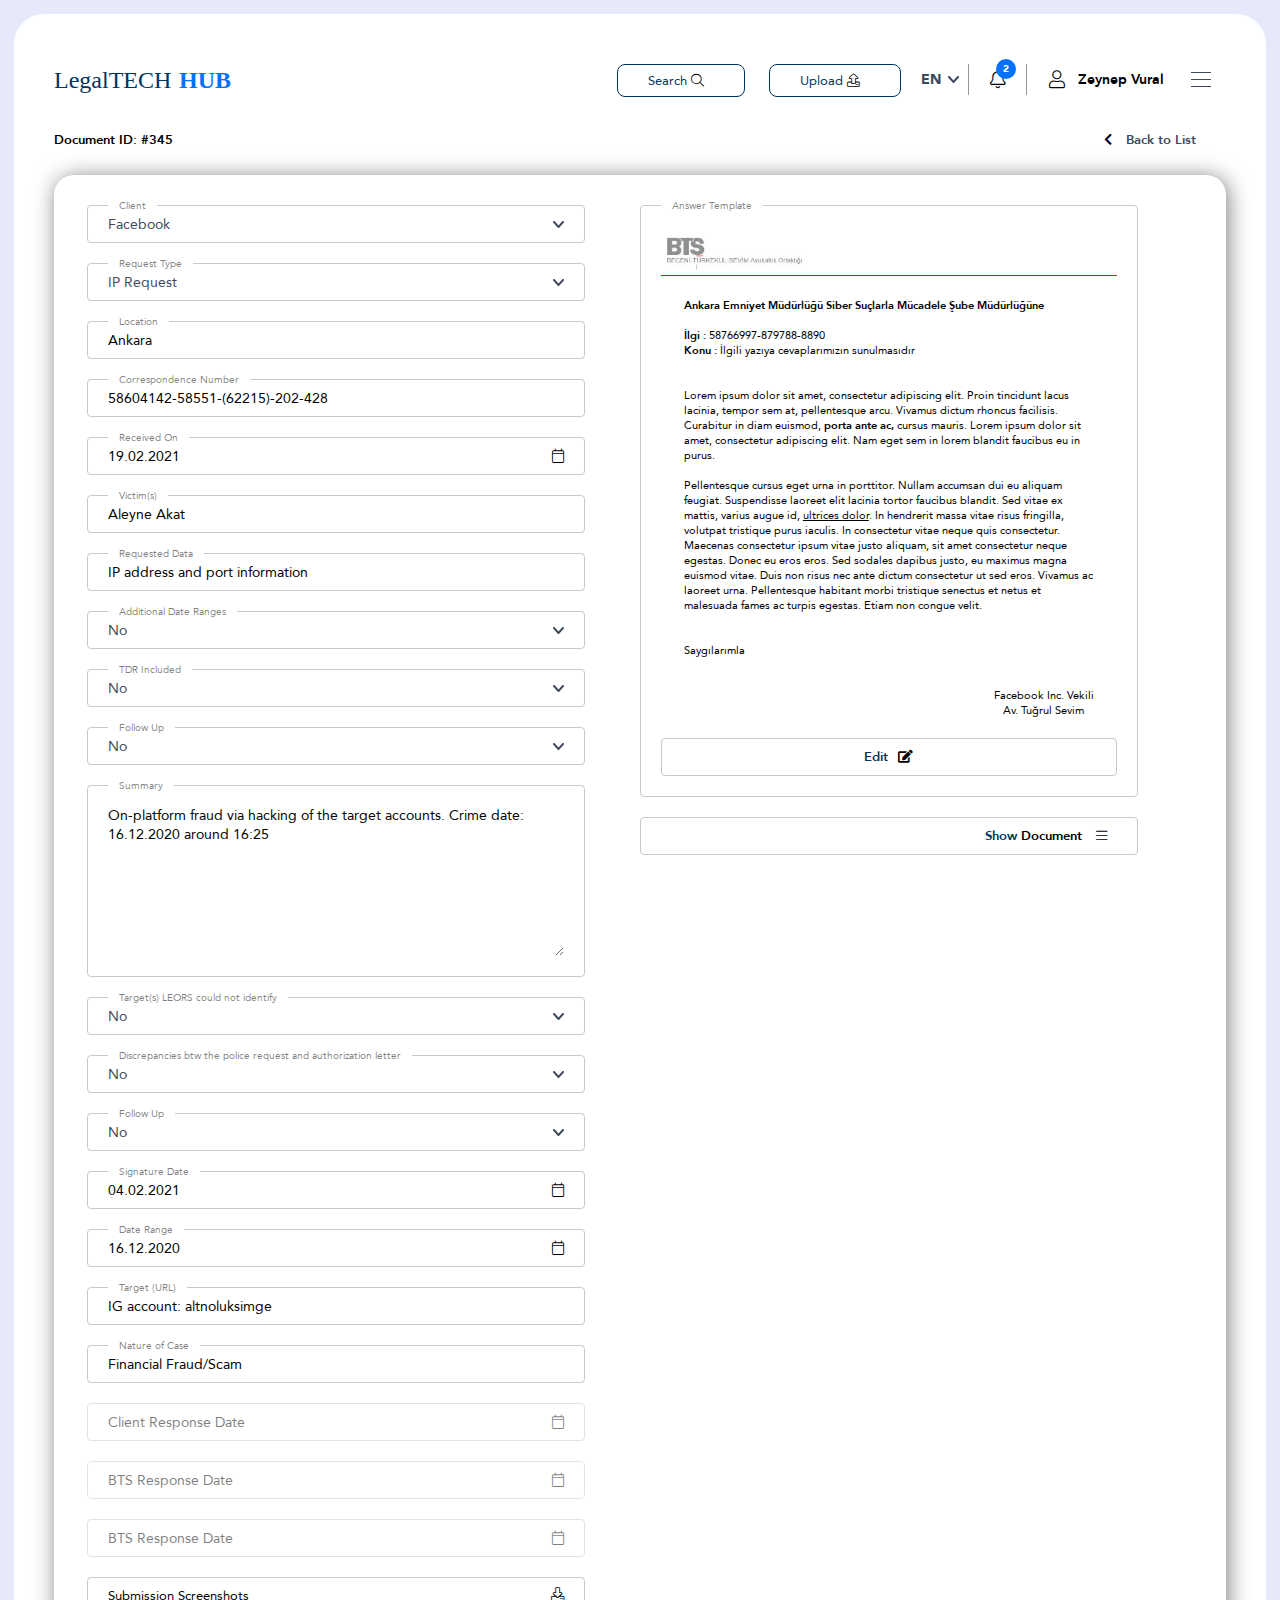
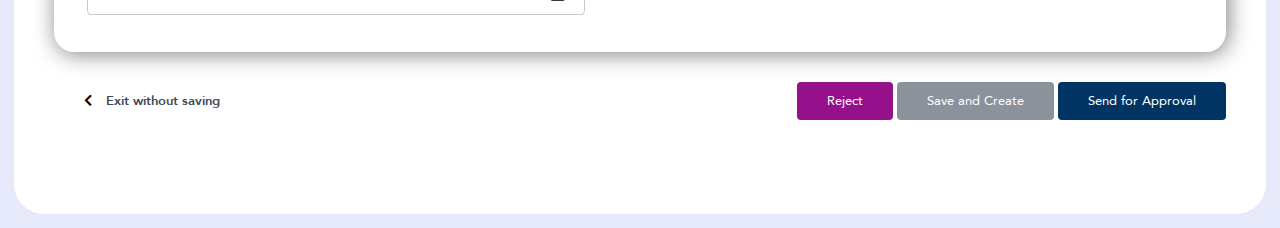
<file: recieveandanswer.html>
<!DOCTYPE html>
<html lang="en">
  <head>
    <meta charset="UTF-8" />
    <meta http-equiv="X-UA-Compatible" content="IE=edge" />
    <meta name="viewport" content="width=device-width, initial-scale=1.0" />
    <title>Legal Tech</title>
    <link rel="stylesheet" href="assets/inc/fonts/webfonts/all.css" />
    <link rel="stylesheet" href="assets/inc/styles.css" />
  </head>
  <body onload="init()">
    <div id="container" class="safe">
      <div id="menu" class="mobile-popup">
        <button type="button" class="close-btn" id="menu__close">
          <i class="fal fa-times"></i>
        </button>
        <div class="mobile-popup__container">
          <nav class="mobile-popup__content">
            <a href="/main.html" class="active">
              <i class="fal fa-home"></i>
              <span>Ana Sayfa</span>
            </a>
            <a href="/yazismalar.html">
              <i class="fal fa-file-alt"></i>
              <span>Yazışmalar</span>
            </a>
            <a href="/bildirimler.html">
              <i class="fal fa-bell"></i>
              <span>Bildirimler</span>
            </a>
            <a href="/sablonlar.html">
              <i class="fal fa-file-invoice"></i>
              <span>Şablonlar</span>
            </a>
            <a href="/raporlar.html">
              <i class="fal fa-chart-bar"></i>
              <span>Raporlar</span>
            </a>
            <a href="/ayarlar.html">
              <i class="fal fa-cog"></i>
              <span>Ayarlar</span>
            </a>
          </nav>
        </div>
      </div>
      <div id="side">
        <header>
          <a href="/main.html" id="header__home">
            <img src="assets/images/logo.svg" alt="Legal Tech" />
          </a>
          <div id="header__content">
            <div id="header___buttons">
              <button
                type="button"
                class="btn border sm header__container-btn"
                id="header__search-btn"
                data-id="header__search-box"
              >
                Search
                <i class="fal fa-search"></i>
              </button>
              <button
                type="button"
                class="btn border sm header__container-btn"
                id="header__upload-btn"
                data-id="header__upload-box"
              >
                Upload
                <i class="fal fa-upload"></i>
              </button>
            </div>
            <div class="header__item">
              <select name="language" id="header__select-language" class="sm">
                <option value="en">EN</option>
                <option value="tr">TR</option>
              </select>
            </div>
            <button
              type="button"
              class="header__item header__container-btn"
              id="header__notification-bell"
              data-id="header__notification-box"
            >
              <span>2</span>
              <i class="fal fa-bell"></i>
            </button>
            <div class="header__item" id="header__user-tag">
              <i class="fal fa-user"></i>
              <p>Zeynep Vural</p>
            </div>
            <button type="button" id="header__menu-btn">
              <span></span><span></span><span></span>
            </button>
          </div>
          <div id="header__search-box" class="blue-container mobile-popup">
            <button
              type="button"
              class="close-btn"
              id="header__search-box__close"
            >
              <i class="fal fa-times"></i>
            </button>
            <div class="mobile-popup__container">
              <div class="mobile-popup__content">
                <div class="input-box sm w31">
                  <select name="search-parameters">
                    <option value="0" selected>Search Parameter</option>
                    <option value="1">Param 1</option>
                    <option value="2">Param 2</option>
                  </select>
                </div>
                <div class="input-box sm w29">
                  <select name="search-parameters ">
                    <option value="0" selected>Request Type</option>
                    <option value="1">Type 1</option>
                    <option value="2">Type 2</option>
                  </select>
                </div>
                <div class="input-box sm w31">
                  <select name="search-parameters">
                    <option value="0" selected>Status</option>
                    <option value="1">Status 1</option>
                    <option value="2">Status 2</option>
                  </select>
                </div>
                <div class="input-box sm w62">
                  <input type="text" name="search" placeholder="Search" />
                </div>
                <button type="button" class="btn">Search</button>
                <button type="button" class="btn">Clear</button>
              </div>
            </div>
          </div>
          <div id="header__upload-box" class="blue-container mobile-popup">
            <button
              type="button"
              class="close-btn"
              id="header__upload-box__close"
            >
              <i class="fal fa-times"></i>
            </button>
            <div class="mobile-popup__container">
              <div class="mobile-popup__content">
                <div class="input-box sm w-62 file-input">
                  <div class="file-inpute__fake-container">
                    <p></p>
                    <div>
                      <span>...</span>
                    </div>
                    <i class="fal fa-folder"></i>
                  </div>
                  <input type="file" name="file upload" />
                </div>

                <button type="button" class="btn">Send</button>
                <button type="button" class="btn">Cancel</button>
              </div>
            </div>
          </div>
          <div
            id="header__notification-box"
            class="blue-container mobile-popup"
          >
            <button
              type="button"
              class="close-btn"
              id="header__upload-box__close"
            >
              <i class="fal fa-times"></i>
            </button>
            <div class="mobile-popup__container">
              <div class="mobile-popup__content">
                <table class="color">
                  <tbody>
                    <tr>
                      <td>
                        <i class="fas fa-check"></i>
                      </td>
                      <td>
                        <p>Document Approved</p>
                      </td>
                      <td>16:50</td>
                      <td>17.05.2021</td>
                      <td>
                        <p>System No: <span>#348</span></p>
                      </td>
                      <td></td>
                      <td>
                        <button type="button">İncele</button>
                      </td>
                    </tr>
                    <tr>
                      <td>
                        <i class="fas fa-times"></i>
                      </td>
                      <td>
                        <p>Document Rejected</p>
                      </td>
                      <td>18:50</td>
                      <td>17.05.2021</td>
                      <td>
                        <p>System No: <span>#398</span></p>
                      </td>
                      <td>Request type yanlış girilmiş.</td>
                      <td>
                        <button type="button">İncele</button>
                      </td>
                    </tr>
                  </tbody>
                </table>
              </div>
            </div>
          </div>
        </header>
        <div id="content">
          <section>
            <div class="spread-box">
              <p>Document ID: #345</p>
              <button type="button" class="btn text">
                <i class="fas fa-chevron-left"></i> Back to List
              </button>
            </div>
            <div class="shadow-box side__section">
              <div class="form-box mobile-reverse">
                <div class="half">
                  <div class="input-box">
                    <label>Client</label>
                    <select>
                      <option value="en">Facebook</option>
                      <option value="tr">Twitter</option>
                    </select>
                  </div>
                  <div class="input-box">
                    <label>Request Type</label>
                    <select>
                      <option value="en">IP Request</option>
                      <option value="tr">IP Request</option>
                    </select>
                  </div>
                  <div class="input-box">
                    <label>Location</label>
                    <input type="text" value="Ankara" />
                  </div>
                  <div class="input-box">
                    <label>Correspondence Number</label>
                    <input
                      type="text"
                      value="58604142-58551-(62215)-202-428 "
                    />
                  </div>
                  <div class="input-box">
                    <label>Received On</label>
                    <input type="text" value="19.02.2021" />
                    <i class="fal fa-calendar"></i>
                  </div>
                  <div class="input-box">
                    <label>Victim(s)</label>
                    <input type="text" value="Aleyne Akat" />
                  </div>
                  <div class="input-box">
                    <label>Requested Data</label>
                    <input
                      type="text"
                      value="IP address and port information"
                    />
                  </div>
                  <div class="input-box">
                    <label>Additional Date Ranges</label>
                    <select>
                      <option value="en">No</option>
                      <option value="tr">Yes</option>
                    </select>
                  </div>
                  <div class="input-box">
                    <label>TDR Included</label>
                    <select>
                      <option value="en">No</option>
                      <option value="tr">Yes</option>
                    </select>
                  </div>
                  <div class="input-box">
                    <label>Follow Up</label>
                    <select>
                      <option value="en">No</option>
                      <option value="tr">Yes</option>
                    </select>
                  </div>
                  <div class="input-box lg">
                    <label>Summary</label>
                    <textarea>
On-platform fraud via hacking of the target accounts. Crime date: 16.12.2020 around 16:25</textarea
                    >
                  </div>
                  <div class="input-box">
                    <label>Target(s) LEORS could not identify</label>
                    <select>
                      <option value="en">No</option>
                      <option value="tr">Yes</option>
                    </select>
                  </div>
                  <div class="input-box">
                    <label
                      >Discrepancies btw the police request and authorization
                      letter</label
                    >
                    <select>
                      <option value="en">No</option>
                      <option value="tr">Yes</option>
                    </select>
                  </div>
                  <div class="input-box">
                    <label>Follow Up</label>
                    <select>
                      <option value="en">No</option>
                      <option value="tr">Yes</option>
                    </select>
                  </div>
                  <div class="input-box">
                    <label>Signature Date</label>
                    <input type="text" value="04.02.2021" />
                    <i class="fal fa-calendar"></i>
                  </div>
                  <div class="input-box">
                    <label>Date Range</label>
                    <input type="text" value="16.12.2020" />
                    <i class="fal fa-calendar"></i>
                  </div>
                  <div class="input-box">
                    <label>Target (URL)</label>
                    <input type="text" value="IG account: altnoluksimge" />
                  </div>
                  <div class="input-box">
                    <label>Nature of Case</label>
                    <input type="text" value="Financial Fraud/Scam" />
                  </div>
                  <div class="input-box disabled">
                    <input type="text" value="Client Response Date" />
                    <i class="fal fa-calendar"></i>
                  </div>
                  <div class="input-box disabled">
                    <input type="text" value="BTS Response Date" />
                    <i class="fal fa-calendar"></i>
                  </div>
                  <div class="input-box disabled">
                    <input type="text" value="BTS Response Date" />
                    <i class="fal fa-calendar"></i>
                  </div>
                  <div class="input-box">
                    <button type="button">
                      Submission Screenshots <i class="fal fa-download"></i>
                    </button>
                  </div>
                </div>
                <div class="half">
                  <div class="input-box auto-box">
                    <label>Answer Template</label>
                    <div class="petition">
                      <div class="petition__image">
                        <img src="assets/images/bts.jpeg" alt="" />
                      </div>
                      <div class="petition__text">
                        <h1>
                          Ankara Emniyet Müdürlüğü Siber Suçlarla Mücadele Şube
                          Müdürlüğüne
                        </h1>
                        <br />
                        <p><strong>İlgi :</strong> 58766997-879788-8890</p>
                        <p>
                          <strong>Konu :</strong> İlgili yazıya cevaplarımızın
                          sunulmasıdır
                        </p>
                        <br />
                        <br />
                        <p>
                          Lorem ipsum dolor sit amet, consectetur adipiscing
                          elit. Proin tincidunt lacus lacinia, tempor sem at,
                          pellentesque arcu. Vivamus dictum rhoncus facilisis.
                          Curabitur in diam euismod,
                          <strong>porta ante ac,</strong> cursus mauris. Lorem
                          ipsum dolor sit amet, consectetur adipiscing elit. Nam
                          eget sem in lorem blandit faucibus eu in purus.
                          <br />
                          <br />
                          Pellentesque cursus eget urna in porttitor. Nullam
                          accumsan dui eu aliquam feugiat. Suspendisse laoreet
                          elit lacinia tortor faucibus blandit. Sed vitae ex
                          mattis, varius augue id, <u>ultrices dolor</u>. In
                          hendrerit massa vitae risus fringilla, volutpat
                          tristique purus iaculis. In consectetur vitae neque
                          quis consectetur. Maecenas consectetur ipsum vitae
                          justo aliquam, sit amet consectetur neque egestas.
                          Donec eu eros eros. Sed sodales dapibus justo, eu
                          maximus magna euismod vitae. Duis non risus nec ante
                          dictum consectetur ut sed eros. Vivamus ac laoreet
                          urna. Pellentesque habitant morbi tristique senectus
                          et netus et malesuada fames ac turpis egestas. Etiam
                          non congue velit.
                        </p>
                        <br />
                        <br />
                        <p>Saygılarımla</p>
                        <br />
                        <br />
                        <p class="fr tc">
                          Facebook Inc. Vekili<br />
                          Av. Tuğrul Sevim
                        </p>
                      </div>
                    </div>
                    <button type="button" class="btn border lg">
                      Edit <i class="fas fa-edit"></i>
                    </button>
                  </div>
                  <div class="document-box">
                    <button
                      type="button"
                      class="btn border lg tar show-hide-btn"
                    >
                      <span>Document</span>
                      <i class="fal fa-bars"></i>
                    </button>
                    <div class="document-box__document">
                      <iframe
                        frameborder="0"
                        src="assets/documents/pdf-test.pdf"
                        style="width: 100%; height: 693px"
                      ></iframe>
                    </div>
                  </div>
                </div>
              </div>
            </div>
            <div class="spread-box full">
              <button type="button" class="btn text">
                <i class="fas fa-chevron-left"></i> Exit without saving
              </button>
              <div>
                <button type="button" class="btn purple" id="template-reject">
                  Reject
                </button>
                <button type="button" class="btn grey">Save and Create</button>
                <button type="button" class="btn">Send for Approval</button>
              </div>
            </div>
          </section>
        </div>
      </div>
    </div>
    <div id="overlay">
      <div id="overlay__container" class="center">
        <div class="shadow-box column full">
          <button type="button" class="close-btn">
            <i class="fal fa-times"></i>
          </button>
          <div class="form-box full">
            <div class="input-box">
              <select>
                <option value="1">Reject Type</option>
                <option value="2">Type</option>
              </select>
            </div>
            <div class="input-box">
              <select>
                <option value="1">Who do yu want to reject?</option>
                <option value="2">Why</option>
              </select>
            </div>
            <div class="input-box lg">
              <label>Notes</label>
              <textarea></textarea>
            </div>
            <div class="spread-box right">
              <div>
                <button type="button" class="btn text">Clear</button>
                <button type="button" class="btn" id="login">Reject</button>
              </div>
            </div>
          </div>
        </div>
      </div>
    </div>
    <script src="assets/inc/events.js"></script>
    <script src="assets/inc/functions.js"></script>
  </body>
</html>
</file>
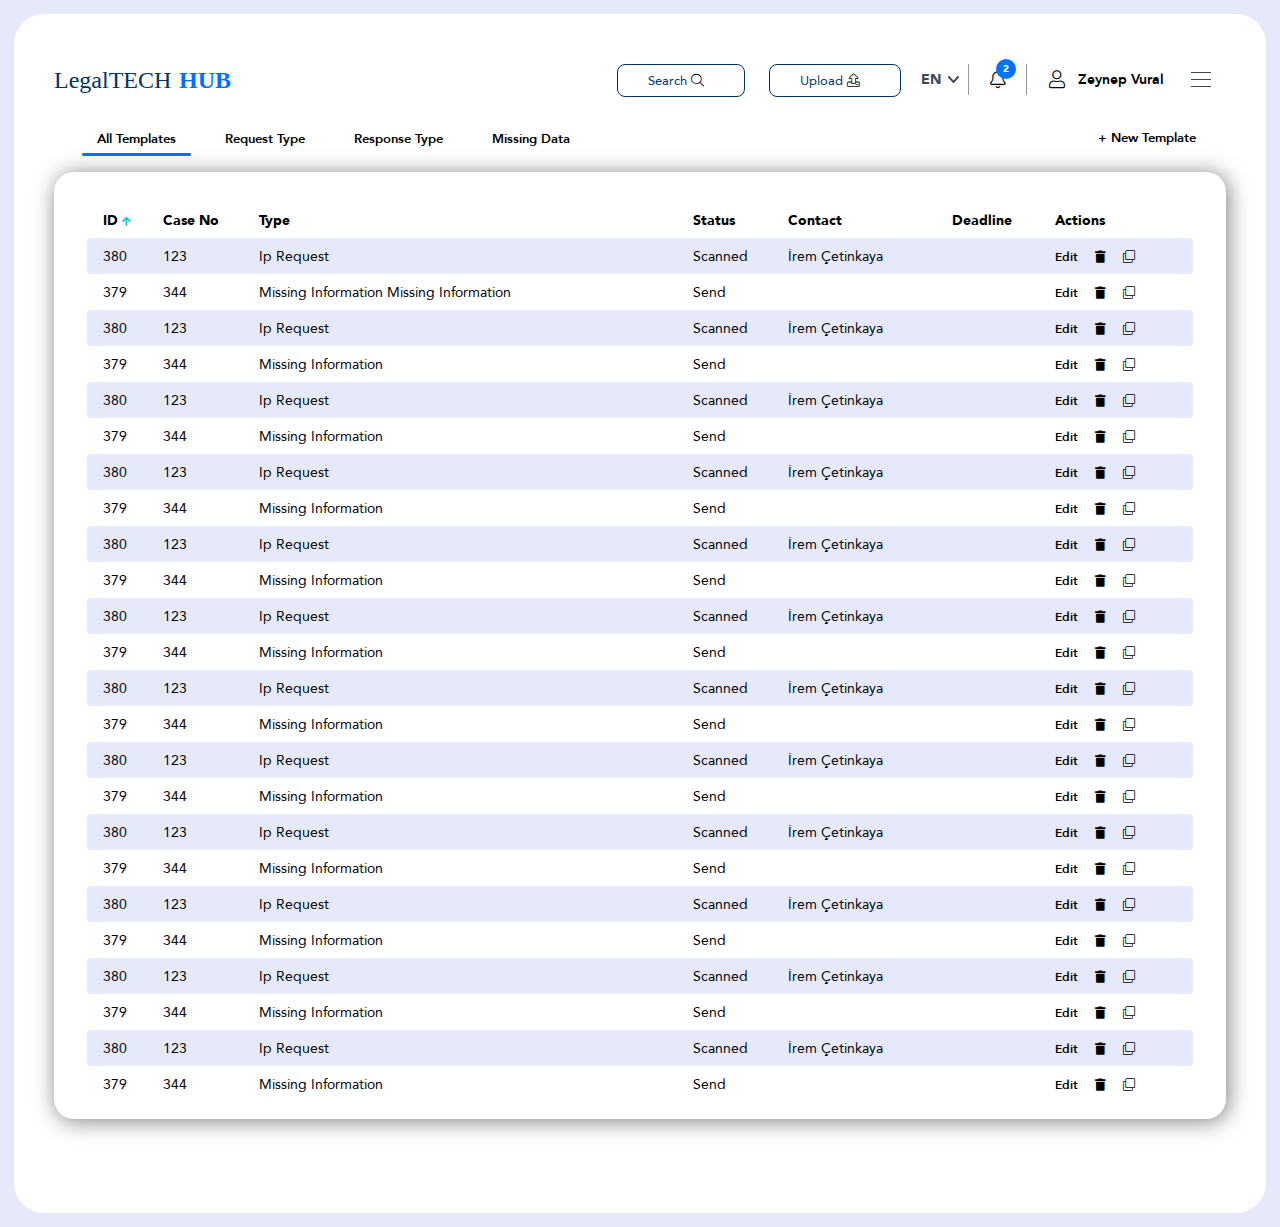
<file: sablonlar.html>
<!DOCTYPE html>
<html lang="en">
  <head>
    <meta charset="UTF-8" />
    <meta http-equiv="X-UA-Compatible" content="IE=edge" />
    <meta name="viewport" content="width=device-width, initial-scale=1.0" />
    <title>Legal Tech</title>
    <link rel="stylesheet" href="assets/inc/fonts/webfonts/all.css" />
    <link rel="stylesheet" href="assets/inc/styles.css" />
  </head>
  <body onload="init()">
    <div id="container" class="safe">
      <div id="menu" class="mobile-popup">
        <button type="button" class="close-btn" id="menu__close">
          <i class="fal fa-times"></i>
        </button>
        <div class="mobile-popup__container">
          <nav class="mobile-popup__content">
            <a href="/main.html" class="active">
              <i class="fal fa-home"></i>
              <span>Ana Sayfa</span>
            </a>
            <a href="/yazismalar.html">
              <i class="fal fa-file-alt"></i>
              <span>Yazışmalar</span>
            </a>
            <a href="/bildirimler.html">
              <i class="fal fa-bell"></i>
              <span>Bildirimler</span>
            </a>
            <a href="/sablonlar.html">
              <i class="fal fa-file-invoice"></i>
              <span>Şablonlar</span>
            </a>
            <a href="/raporlar.html">
              <i class="fal fa-chart-bar"></i>
              <span>Raporlar</span>
            </a>
            <a href="/ayarlar.html">
              <i class="fal fa-cog"></i>
              <span>Ayarlar</span>
            </a>
          </nav>
        </div>
      </div>
      <div id="side">
        <header>
          <a href="/main.html" id="header__home">
            <img src="assets/images/logo.svg" alt="Legal Tech" />
          </a>
          <div id="header__content">
            <div id="header___buttons">
              <button
                type="button"
                class="btn border sm header__container-btn"
                id="header__search-btn"
                data-id="header__search-box"
              >
                Search
                <i class="fal fa-search"></i>
              </button>
              <button
                type="button"
                class="btn border sm header__container-btn"
                id="header__upload-btn"
                data-id="header__upload-box"
              >
                Upload
                <i class="fal fa-upload"></i>
              </button>
            </div>
            <div class="header__item">
              <select name="language" id="header__select-language" class="sm">
                <option value="en">EN</option>
                <option value="tr">TR</option>
              </select>
            </div>
            <button
              type="button"
              class="header__item header__container-btn"
              id="header__notification-bell"
              data-id="header__notification-box"
            >
              <span>2</span>
              <i class="fal fa-bell"></i>
            </button>
            <div class="header__item" id="header__user-tag">
              <i class="fal fa-user"></i>
              <p>Zeynep Vural</p>
            </div>
            <button type="button" id="header__menu-btn">
              <span></span><span></span><span></span>
            </button>
          </div>
          <div id="header__search-box" class="blue-container mobile-popup">
            <button
              type="button"
              class="close-btn"
              id="header__search-box__close"
            >
              <i class="fal fa-times"></i>
            </button>
            <div class="mobile-popup__container">
              <div class="mobile-popup__content">
                <div class="input-box sm w31">
                  <select name="search-parameters">
                    <option value="0" selected>Search Parameter</option>
                    <option value="1">Param 1</option>
                    <option value="2">Param 2</option>
                  </select>
                </div>
                <div class="input-box sm w29">
                  <select name="search-parameters ">
                    <option value="0" selected>Request Type</option>
                    <option value="1">Type 1</option>
                    <option value="2">Type 2</option>
                  </select>
                </div>
                <div class="input-box sm w31">
                  <select name="search-parameters">
                    <option value="0" selected>Status</option>
                    <option value="1">Status 1</option>
                    <option value="2">Status 2</option>
                  </select>
                </div>
                <div class="input-box sm w62">
                  <input type="text" name="search" placeholder="Search" />
                </div>
                <button type="button" class="btn">Search</button>
                <button type="button" class="btn">Clear</button>
              </div>
            </div>
          </div>
          <div id="header__upload-box" class="blue-container mobile-popup">
            <button
              type="button"
              class="close-btn"
              id="header__upload-box__close"
            >
              <i class="fal fa-times"></i>
            </button>
            <div class="mobile-popup__container">
              <div class="mobile-popup__content">
                <div class="input-box sm w-62 file-input">
                  <div class="file-inpute__fake-container">
                    <p></p>
                    <div>
                      <span>...</span>
                    </div>
                    <i class="fal fa-folder"></i>
                  </div>
                  <input type="file" name="file upload" />
                </div>

                <button type="button" class="btn">Send</button>
                <button type="button" class="btn">Cancel</button>
              </div>
            </div>
          </div>
          <div
            id="header__notification-box"
            class="blue-container mobile-popup"
          >
            <button
              type="button"
              class="close-btn"
              id="header__upload-box__close"
            >
              <i class="fal fa-times"></i>
            </button>
            <div class="mobile-popup__container">
              <div class="mobile-popup__content">
                <table class="color">
                  <tbody>
                    <tr>
                      <td>
                        <i class="fas fa-check"></i>
                      </td>
                      <td>
                        <p>Document Approved</p>
                      </td>
                      <td>16:50</td>
                      <td>17.05.2021</td>
                      <td>
                        <p>System No: <span>#348</span></p>
                      </td>
                      <td></td>
                      <td>
                        <button type="button">İncele</button>
                      </td>
                    </tr>
                    <tr>
                      <td>
                        <i class="fas fa-times"></i>
                      </td>
                      <td>
                        <p>Document Rejected</p>
                      </td>
                      <td>18:50</td>
                      <td>17.05.2021</td>
                      <td>
                        <p>System No: <span>#398</span></p>
                      </td>
                      <td>Request type yanlış girilmiş.</td>
                      <td>
                        <button type="button">İncele</button>
                      </td>
                    </tr>
                  </tbody>
                </table>
              </div>
            </div>
          </div>
        </header>
        <div id="content">
          <section>
            <div class="spread-box">
              <div class="tabs dropdown">
                <div>
                  <i class="fas fa-chevron-down"></i>
                  <button type="button" class="tab active">
                    <p>All Templates</p>
                  </button>
                  <button type="button" class="tab">
                    <p>Request Type</p>
                  </button>
                  <button type="button" class="tab">
                    <p>Response Type</p>
                  </button>
                  <button type="button" class="tab">
                    <p>Missing Data</p>
                  </button>
                </div>
              </div>
              <a href="/newtemplate.html" class="tab">
                <p>+ New Template</p>
              </a>
            </div>

            <div class="table-box shadow-box side__section">
              <div>
                <table cellspacing="0">
                  <thead>
                    <tr>
                      <th>ID <i class="fas fa-arrow-up"></i></th>
                      <th>Case No</th>
                      <th>Type</th>
                      <th>Status</th>
                      <th>Contact</th>
                      <th>Deadline</th>
                      <th>Actions</th>
                    </tr>
                  </thead>
                  <tbody>
                    <tr>
                      <td>380</td>
                      <td>123</td>
                      <td>Ip Request</td>
                      <td>Scanned</td>
                      <td>İrem Çetinkaya</td>
                      <td></td>
                      <td>
                        <a href="/recieveandanswer.html">Edit</a>
                        <button type="button">
                          <i class="fas fa-trash"></i>
                        </button>
                        <button type="button">
                          <i class="fal fa-clone"></i>
                        </button>
                      </td>
                    </tr>
                    <tr>
                      <td>379</td>
                      <td>344</td>
                      <td>Missing Information Missing Information</td>
                      <td>Send</td>
                      <td></td>
                      <td></td>
                      <td>
                        <a href="/recieveandanswer.html">Edit</a>
                        <button type="button">
                          <i class="fas fa-trash"></i>
                        </button>
                        <button type="button">
                          <i class="fal fa-clone"></i>
                        </button>
                      </td>
                    </tr>
                    <tr>
                      <td>380</td>
                      <td>123</td>
                      <td>Ip Request</td>
                      <td>Scanned</td>
                      <td>İrem Çetinkaya</td>
                      <td></td>
                      <td>
                        <a href="/recieveandanswer.html">Edit</a>
                        <button type="button">
                          <i class="fas fa-trash"></i>
                        </button>
                        <button type="button">
                          <i class="fal fa-clone"></i>
                        </button>
                      </td>
                    </tr>
                    <tr>
                      <td>379</td>
                      <td>344</td>
                      <td>Missing Information</td>
                      <td>Send</td>
                      <td></td>
                      <td></td>
                      <td>
                        <a href="/recieveandanswer.html">Edit</a>
                        <button type="button">
                          <i class="fas fa-trash"></i>
                        </button>
                        <button type="button">
                          <i class="fal fa-clone"></i>
                        </button>
                      </td>
                    </tr>
                    <tr>
                      <td>380</td>
                      <td>123</td>
                      <td>Ip Request</td>
                      <td>Scanned</td>
                      <td>İrem Çetinkaya</td>
                      <td></td>
                      <td>
                        <a href="/recieveandanswer.html">Edit</a>
                        <button type="button">
                          <i class="fas fa-trash"></i>
                        </button>
                        <button type="button">
                          <i class="fal fa-clone"></i>
                        </button>
                      </td>
                    </tr>
                    <tr>
                      <td>379</td>
                      <td>344</td>
                      <td>Missing Information</td>
                      <td>Send</td>
                      <td></td>
                      <td></td>
                      <td>
                        <a href="/recieveandanswer.html">Edit</a>
                        <button type="button">
                          <i class="fas fa-trash"></i>
                        </button>
                        <button type="button">
                          <i class="fal fa-clone"></i>
                        </button>
                      </td>
                    </tr>
                    <tr>
                      <td>380</td>
                      <td>123</td>
                      <td>Ip Request</td>
                      <td>Scanned</td>
                      <td>İrem Çetinkaya</td>
                      <td></td>
                      <td>
                        <a href="/recieveandanswer.html">Edit</a>
                        <button type="button">
                          <i class="fas fa-trash"></i>
                        </button>
                        <button type="button">
                          <i class="fal fa-clone"></i>
                        </button>
                      </td>
                    </tr>
                    <tr>
                      <td>379</td>
                      <td>344</td>
                      <td>Missing Information</td>
                      <td>Send</td>
                      <td></td>
                      <td></td>
                      <td>
                        <a href="/recieveandanswer.html">Edit</a>
                        <button type="button">
                          <i class="fas fa-trash"></i>
                        </button>
                        <button type="button">
                          <i class="fal fa-clone"></i>
                        </button>
                      </td>
                    </tr>
                    <tr>
                      <td>380</td>
                      <td>123</td>
                      <td>Ip Request</td>
                      <td>Scanned</td>
                      <td>İrem Çetinkaya</td>
                      <td></td>
                      <td>
                        <a href="/recieveandanswer.html">Edit</a>
                        <button type="button">
                          <i class="fas fa-trash"></i>
                        </button>
                        <button type="button">
                          <i class="fal fa-clone"></i>
                        </button>
                      </td>
                    </tr>
                    <tr>
                      <td>379</td>
                      <td>344</td>
                      <td>Missing Information</td>
                      <td>Send</td>
                      <td></td>
                      <td></td>
                      <td>
                        <a href="/recieveandanswer.html">Edit</a>
                        <button type="button">
                          <i class="fas fa-trash"></i>
                        </button>
                        <button type="button">
                          <i class="fal fa-clone"></i>
                        </button>
                      </td>
                    </tr>
                    <tr>
                      <td>380</td>
                      <td>123</td>
                      <td>Ip Request</td>
                      <td>Scanned</td>
                      <td>İrem Çetinkaya</td>
                      <td></td>
                      <td>
                        <a href="/recieveandanswer.html">Edit</a>
                        <button type="button">
                          <i class="fas fa-trash"></i>
                        </button>
                        <button type="button">
                          <i class="fal fa-clone"></i>
                        </button>
                      </td>
                    </tr>
                    <tr>
                      <td>379</td>
                      <td>344</td>
                      <td>Missing Information</td>
                      <td>Send</td>
                      <td></td>
                      <td></td>
                      <td>
                        <a href="/recieveandanswer.html">Edit</a>
                        <button type="button">
                          <i class="fas fa-trash"></i>
                        </button>
                        <button type="button">
                          <i class="fal fa-clone"></i>
                        </button>
                      </td>
                    </tr>
                    <tr>
                      <td>380</td>
                      <td>123</td>
                      <td>Ip Request</td>
                      <td>Scanned</td>
                      <td>İrem Çetinkaya</td>
                      <td></td>
                      <td>
                        <a href="/recieveandanswer.html">Edit</a>
                        <button type="button">
                          <i class="fas fa-trash"></i>
                        </button>
                        <button type="button">
                          <i class="fal fa-clone"></i>
                        </button>
                      </td>
                    </tr>
                    <tr>
                      <td>379</td>
                      <td>344</td>
                      <td>Missing Information</td>
                      <td>Send</td>
                      <td></td>
                      <td></td>
                      <td>
                        <a href="/recieveandanswer.html">Edit</a>
                        <button type="button">
                          <i class="fas fa-trash"></i>
                        </button>
                        <button type="button">
                          <i class="fal fa-clone"></i>
                        </button>
                      </td>
                    </tr>
                    <tr>
                      <td>380</td>
                      <td>123</td>
                      <td>Ip Request</td>
                      <td>Scanned</td>
                      <td>İrem Çetinkaya</td>
                      <td></td>
                      <td>
                        <a href="/recieveandanswer.html">Edit</a>
                        <button type="button">
                          <i class="fas fa-trash"></i>
                        </button>
                        <button type="button">
                          <i class="fal fa-clone"></i>
                        </button>
                      </td>
                    </tr>
                    <tr>
                      <td>379</td>
                      <td>344</td>
                      <td>Missing Information</td>
                      <td>Send</td>
                      <td></td>
                      <td></td>
                      <td>
                        <a href="/recieveandanswer.html">Edit</a>
                        <button type="button">
                          <i class="fas fa-trash"></i>
                        </button>
                        <button type="button">
                          <i class="fal fa-clone"></i>
                        </button>
                      </td>
                    </tr>
                    <tr>
                      <td>380</td>
                      <td>123</td>
                      <td>Ip Request</td>
                      <td>Scanned</td>
                      <td>İrem Çetinkaya</td>
                      <td></td>
                      <td>
                        <a href="/recieveandanswer.html">Edit</a>
                        <button type="button">
                          <i class="fas fa-trash"></i>
                        </button>
                        <button type="button">
                          <i class="fal fa-clone"></i>
                        </button>
                      </td>
                    </tr>
                    <tr>
                      <td>379</td>
                      <td>344</td>
                      <td>Missing Information</td>
                      <td>Send</td>
                      <td></td>
                      <td></td>
                      <td>
                        <a href="/recieveandanswer.html">Edit</a>
                        <button type="button">
                          <i class="fas fa-trash"></i>
                        </button>
                        <button type="button">
                          <i class="fal fa-clone"></i>
                        </button>
                      </td>
                    </tr>
                    <tr>
                      <td>380</td>
                      <td>123</td>
                      <td>Ip Request</td>
                      <td>Scanned</td>
                      <td>İrem Çetinkaya</td>
                      <td></td>
                      <td>
                        <a href="/recieveandanswer.html">Edit</a>
                        <button type="button">
                          <i class="fas fa-trash"></i>
                        </button>
                        <button type="button">
                          <i class="fal fa-clone"></i>
                        </button>
                      </td>
                    </tr>
                    <tr>
                      <td>379</td>
                      <td>344</td>
                      <td>Missing Information</td>
                      <td>Send</td>
                      <td></td>
                      <td></td>
                      <td>
                        <a href="/recieveandanswer.html">Edit</a>
                        <button type="button">
                          <i class="fas fa-trash"></i>
                        </button>
                        <button type="button">
                          <i class="fal fa-clone"></i>
                        </button>
                      </td>
                    </tr>
                    <tr>
                      <td>380</td>
                      <td>123</td>
                      <td>Ip Request</td>
                      <td>Scanned</td>
                      <td>İrem Çetinkaya</td>
                      <td></td>
                      <td>
                        <a href="/recieveandanswer.html">Edit</a>
                        <button type="button">
                          <i class="fas fa-trash"></i>
                        </button>
                        <button type="button">
                          <i class="fal fa-clone"></i>
                        </button>
                      </td>
                    </tr>
                    <tr>
                      <td>379</td>
                      <td>344</td>
                      <td>Missing Information</td>
                      <td>Send</td>
                      <td></td>
                      <td></td>
                      <td>
                        <a href="/recieveandanswer.html">Edit</a>
                        <button type="button">
                          <i class="fas fa-trash"></i>
                        </button>
                        <button type="button">
                          <i class="fal fa-clone"></i>
                        </button>
                      </td>
                    </tr>
                    <tr>
                      <td>380</td>
                      <td>123</td>
                      <td>Ip Request</td>
                      <td>Scanned</td>
                      <td>İrem Çetinkaya</td>
                      <td></td>
                      <td>
                        <a href="/recieveandanswer.html">Edit</a>
                        <button type="button">
                          <i class="fas fa-trash"></i>
                        </button>
                        <button type="button">
                          <i class="fal fa-clone"></i>
                        </button>
                      </td>
                    </tr>
                    <tr>
                      <td>379</td>
                      <td>344</td>
                      <td>Missing Information</td>
                      <td>Send</td>
                      <td></td>
                      <td></td>
                      <td>
                        <a href="/recieveandanswer.html">Edit</a>
                        <button type="button">
                          <i class="fas fa-trash"></i>
                        </button>
                        <button type="button">
                          <i class="fal fa-clone"></i>
                        </button>
                      </td>
                    </tr>
                  </tbody>
                </table>
              </div>
            </div>
          </section>
        </div>
      </div>
    </div>

    <script src="assets/inc/events.js"></script>
    <script src="assets/inc/functions.js"></script>
  </body>
</html>
</file>
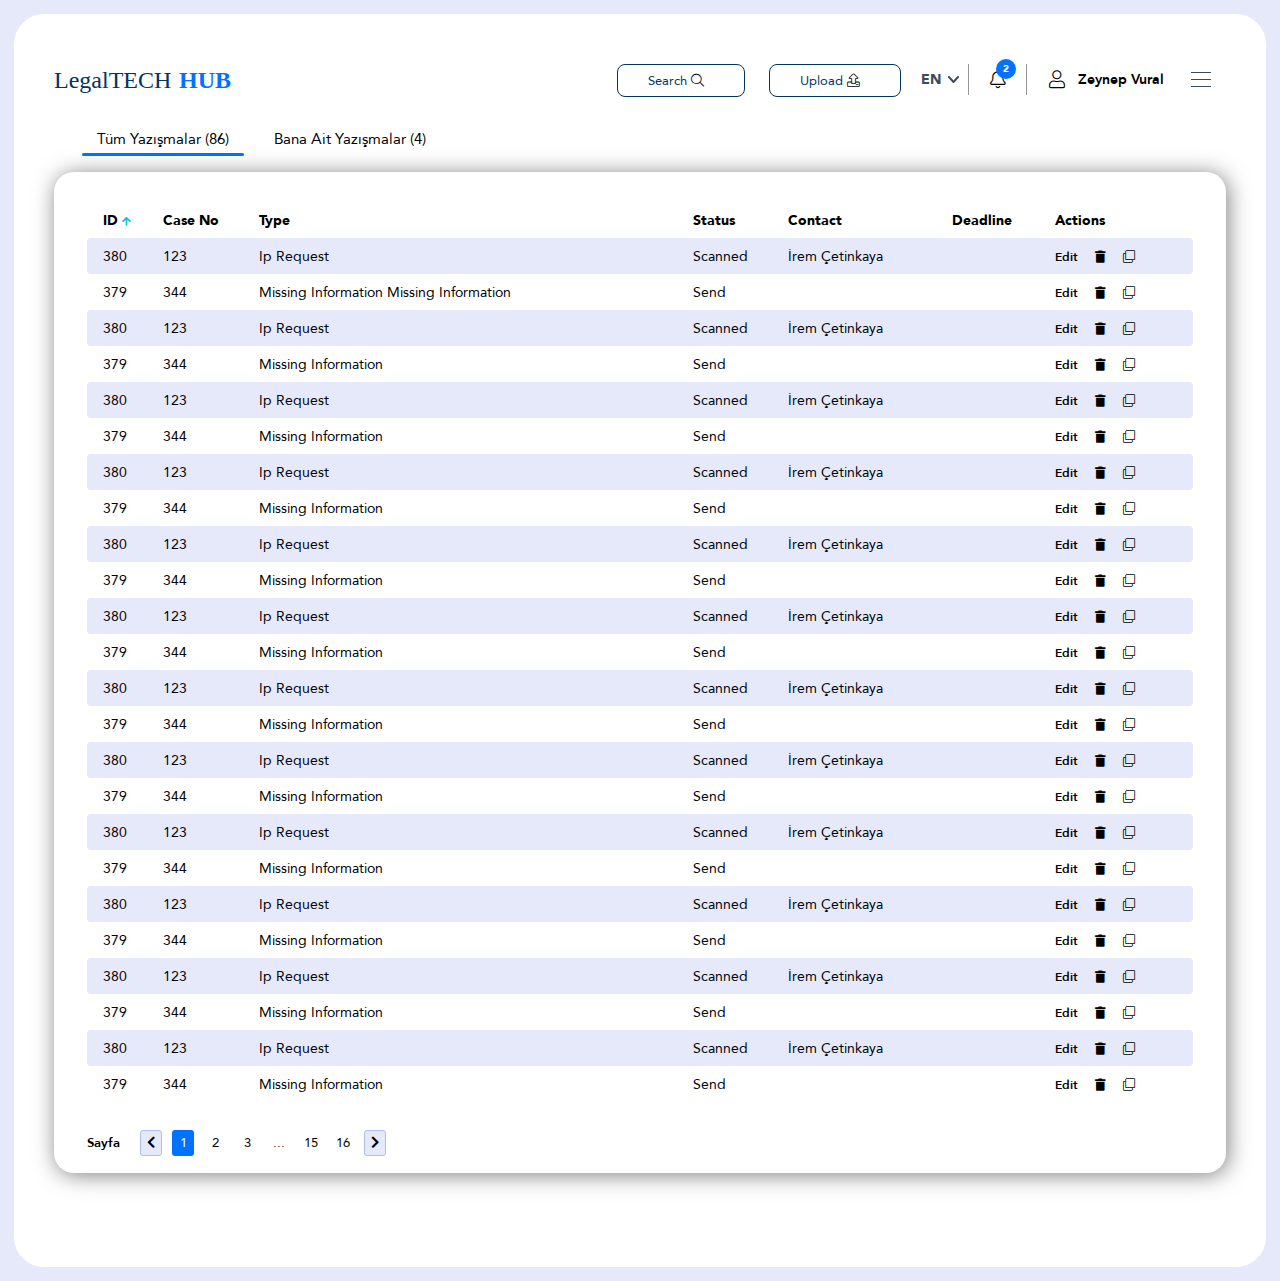
<file: table.html>
<!DOCTYPE html>
<html lang="en">
  <head>
    <meta charset="UTF-8" />
    <meta http-equiv="X-UA-Compatible" content="IE=edge" />
    <meta name="viewport" content="width=device-width, initial-scale=1.0" />
    <title>Legal Tech</title>
    <link rel="stylesheet" href="assets/inc/fonts/webfonts/all.css" />
    <link rel="stylesheet" href="assets/inc/styles.css" />
  </head>
  <body onload="init()">
    <div id="container" class="safe">
      <div id="menu" class="mobile-popup">
        <button type="button" class="close-btn" id="menu__close">
          <i class="fal fa-times"></i>
        </button>
        <div class="mobile-popup__container">
          <nav class="mobile-popup__content">
            <a href="/main.html" class="active">
              <i class="fal fa-home"></i>
              <span>Ana Sayfa</span>
            </a>
            <a href="/yazismalar.html">
              <i class="fal fa-file-alt"></i>
              <span>Yazışmalar</span>
            </a>
            <a href="/bildirimler.html">
              <i class="fal fa-bell"></i>
              <span>Bildirimler</span>
            </a>
            <a href="/sablonlar.html">
              <i class="fal fa-file-invoice"></i>
              <span>Şablonlar</span>
            </a>
            <a href="/raporlar.html">
              <i class="fal fa-chart-bar"></i>
              <span>Raporlar</span>
            </a>
            <a href="/ayarlar.html">
              <i class="fal fa-cog"></i>
              <span>Ayarlar</span>
            </a>
          </nav>
        </div>
      </div>
      <div id="side">
        <header>
          <a href="/main.html" id="header__home">
            <img src="assets/images/logo.svg" alt="Legal Tech" />
          </a>
          <div id="header__content">
            <div id="header___buttons">
              <button
                type="button"
                class="btn border sm header__container-btn"
                id="header__search-btn"
                data-id="header__search-box"
              >
                Search
                <i class="fal fa-search"></i>
              </button>
              <button
                type="button"
                class="btn border sm header__container-btn"
                id="header__upload-btn"
                data-id="header__upload-box"
              >
                Upload
                <i class="fal fa-upload"></i>
              </button>
            </div>
            <div class="header__item">
              <select name="language" id="header__select-language" class="sm">
                <option value="en">EN</option>
                <option value="tr">TR</option>
              </select>
            </div>
            <button
              type="button"
              class="header__item header__container-btn"
              id="header__notification-bell"
              data-id="header__notification-box"
            >
              <span>2</span>
              <i class="fal fa-bell"></i>
            </button>
            <div class="header__item" id="header__user-tag">
              <i class="fal fa-user"></i>
              <p>Zeynep Vural</p>
            </div>
            <button type="button" id="header__menu-btn">
              <span></span><span></span><span></span>
            </button>
          </div>
          <div id="header__search-box" class="blue-container mobile-popup">
            <button
              type="button"
              class="close-btn"
              id="header__search-box__close"
            >
              <i class="fal fa-times"></i>
            </button>
            <div class="mobile-popup__container">
              <div class="mobile-popup__content">
                <div class="input-box sm w31">
                  <select name="search-parameters">
                    <option value="0" selected>Search Parameter</option>
                    <option value="1">Param 1</option>
                    <option value="2">Param 2</option>
                  </select>
                </div>
                <div class="input-box sm w29">
                  <select name="search-parameters ">
                    <option value="0" selected>Request Type</option>
                    <option value="1">Type 1</option>
                    <option value="2">Type 2</option>
                  </select>
                </div>
                <div class="input-box sm w31">
                  <select name="search-parameters">
                    <option value="0" selected>Status</option>
                    <option value="1">Status 1</option>
                    <option value="2">Status 2</option>
                  </select>
                </div>
                <div class="input-box sm w62">
                  <input type="text" name="search" placeholder="Search" />
                </div>
                <button type="button" class="btn">Search</button>
                <button type="button" class="btn">Clear</button>
              </div>
            </div>
          </div>
          <div id="header__upload-box" class="blue-container mobile-popup">
            <button
              type="button"
              class="close-btn"
              id="header__upload-box__close"
            >
              <i class="fal fa-times"></i>
            </button>
            <div class="mobile-popup__container">
              <div class="mobile-popup__content">
                <div class="input-box sm w-62 file-input">
                  <div class="file-inpute__fake-container">
                    <p></p>
                    <div>
                      <span>...</span>
                    </div>
                    <i class="fal fa-folder"></i>
                  </div>
                  <input type="file" name="file upload" />
                </div>

                <button type="button" class="btn">Send</button>
                <button type="button" class="btn">Cancel</button>
              </div>
            </div>
          </div>
          <div
            id="header__notification-box"
            class="blue-container mobile-popup"
          >
            <button
              type="button"
              class="close-btn"
              id="header__upload-box__close"
            >
              <i class="fal fa-times"></i>
            </button>
            <div class="mobile-popup__container">
              <div class="mobile-popup__content">
                <table class="color">
                  <tbody>
                    <tr>
                      <td>
                        <i class="fas fa-check"></i>
                      </td>
                      <td>
                        <p>Document Approved</p>
                      </td>
                      <td>16:50</td>
                      <td>17.05.2021</td>
                      <td>
                        <p>System No: <span>#348</span></p>
                      </td>
                      <td></td>
                      <td>
                        <button type="button">İncele</button>
                      </td>
                    </tr>
                    <tr>
                      <td>
                        <i class="fas fa-times"></i>
                      </td>
                      <td>
                        <p>Document Rejected</p>
                      </td>
                      <td>18:50</td>
                      <td>17.05.2021</td>
                      <td>
                        <p>System No: <span>#398</span></p>
                      </td>
                      <td>Request type yanlış girilmiş.</td>
                      <td>
                        <button type="button">İncele</button>
                      </td>
                    </tr>
                  </tbody>
                </table>
              </div>
            </div>
          </div>
        </header>
        <div id="content">
          <section>
            <div class="tabs">
              <button type="button" class="tab active">
                <p>Tüm Yazışmalar (86)</p>
              </button>
              <button type="button" class="tab">
                <p>Bana Ait Yazışmalar (4)</p>
              </button>
            </div>
            <div class="table-box shadow-box side__section">
              <div>
                <table cellspacing="0">
                  <thead>
                    <tr>
                      <th>ID <i class="fas fa-arrow-up"></i></th>
                      <th>Case No</th>
                      <th>Type</th>
                      <th>Status</th>
                      <th>Contact</th>
                      <th>Deadline</th>
                      <th>Actions</th>
                    </tr>
                  </thead>
                  <tbody>
                    <tr>
                      <td>380</td>
                      <td>123</td>
                      <td>Ip Request</td>
                      <td>Scanned</td>
                      <td>İrem Çetinkaya</td>
                      <td></td>
                      <td>
                        <a href="/recieveandanswer.html">Edit</a>
                        <button type="button">
                          <i class="fas fa-trash"></i>
                        </button>
                        <button type="button">
                          <i class="fal fa-clone"></i>
                        </button>
                      </td>
                    </tr>
                    <tr>
                      <td>379</td>
                      <td>344</td>
                      <td>Missing Information Missing Information</td>
                      <td>Send</td>
                      <td></td>
                      <td></td>
                      <td>
                        <a href="/recieveandanswer.html">Edit</a>
                        <button type="button">
                          <i class="fas fa-trash"></i>
                        </button>
                        <button type="button">
                          <i class="fal fa-clone"></i>
                        </button>
                      </td>
                    </tr>
                    <tr>
                      <td>380</td>
                      <td>123</td>
                      <td>Ip Request</td>
                      <td>Scanned</td>
                      <td>İrem Çetinkaya</td>
                      <td></td>
                      <td>
                        <a href="/recieveandanswer.html">Edit</a>
                        <button type="button">
                          <i class="fas fa-trash"></i>
                        </button>
                        <button type="button">
                          <i class="fal fa-clone"></i>
                        </button>
                      </td>
                    </tr>
                    <tr>
                      <td>379</td>
                      <td>344</td>
                      <td>Missing Information</td>
                      <td>Send</td>
                      <td></td>
                      <td></td>
                      <td>
                        <a href="/recieveandanswer.html">Edit</a>
                        <button type="button">
                          <i class="fas fa-trash"></i>
                        </button>
                        <button type="button">
                          <i class="fal fa-clone"></i>
                        </button>
                      </td>
                    </tr>
                    <tr>
                      <td>380</td>
                      <td>123</td>
                      <td>Ip Request</td>
                      <td>Scanned</td>
                      <td>İrem Çetinkaya</td>
                      <td></td>
                      <td>
                        <a href="/recieveandanswer.html">Edit</a>
                        <button type="button">
                          <i class="fas fa-trash"></i>
                        </button>
                        <button type="button">
                          <i class="fal fa-clone"></i>
                        </button>
                      </td>
                    </tr>
                    <tr>
                      <td>379</td>
                      <td>344</td>
                      <td>Missing Information</td>
                      <td>Send</td>
                      <td></td>
                      <td></td>
                      <td>
                        <a href="/recieveandanswer.html">Edit</a>
                        <button type="button">
                          <i class="fas fa-trash"></i>
                        </button>
                        <button type="button">
                          <i class="fal fa-clone"></i>
                        </button>
                      </td>
                    </tr>
                    <tr>
                      <td>380</td>
                      <td>123</td>
                      <td>Ip Request</td>
                      <td>Scanned</td>
                      <td>İrem Çetinkaya</td>
                      <td></td>
                      <td>
                        <a href="/recieveandanswer.html">Edit</a>
                        <button type="button">
                          <i class="fas fa-trash"></i>
                        </button>
                        <button type="button">
                          <i class="fal fa-clone"></i>
                        </button>
                      </td>
                    </tr>
                    <tr>
                      <td>379</td>
                      <td>344</td>
                      <td>Missing Information</td>
                      <td>Send</td>
                      <td></td>
                      <td></td>
                      <td>
                        <a href="/recieveandanswer.html">Edit</a>
                        <button type="button">
                          <i class="fas fa-trash"></i>
                        </button>
                        <button type="button">
                          <i class="fal fa-clone"></i>
                        </button>
                      </td>
                    </tr>
                    <tr>
                      <td>380</td>
                      <td>123</td>
                      <td>Ip Request</td>
                      <td>Scanned</td>
                      <td>İrem Çetinkaya</td>
                      <td></td>
                      <td>
                        <a href="/recieveandanswer.html">Edit</a>
                        <button type="button">
                          <i class="fas fa-trash"></i>
                        </button>
                        <button type="button">
                          <i class="fal fa-clone"></i>
                        </button>
                      </td>
                    </tr>
                    <tr>
                      <td>379</td>
                      <td>344</td>
                      <td>Missing Information</td>
                      <td>Send</td>
                      <td></td>
                      <td></td>
                      <td>
                        <a href="/recieveandanswer.html">Edit</a>
                        <button type="button">
                          <i class="fas fa-trash"></i>
                        </button>
                        <button type="button">
                          <i class="fal fa-clone"></i>
                        </button>
                      </td>
                    </tr>
                    <tr>
                      <td>380</td>
                      <td>123</td>
                      <td>Ip Request</td>
                      <td>Scanned</td>
                      <td>İrem Çetinkaya</td>
                      <td></td>
                      <td>
                        <a href="/recieveandanswer.html">Edit</a>
                        <button type="button">
                          <i class="fas fa-trash"></i>
                        </button>
                        <button type="button">
                          <i class="fal fa-clone"></i>
                        </button>
                      </td>
                    </tr>
                    <tr>
                      <td>379</td>
                      <td>344</td>
                      <td>Missing Information</td>
                      <td>Send</td>
                      <td></td>
                      <td></td>
                      <td>
                        <a href="/recieveandanswer.html">Edit</a>
                        <button type="button">
                          <i class="fas fa-trash"></i>
                        </button>
                        <button type="button">
                          <i class="fal fa-clone"></i>
                        </button>
                      </td>
                    </tr>
                    <tr>
                      <td>380</td>
                      <td>123</td>
                      <td>Ip Request</td>
                      <td>Scanned</td>
                      <td>İrem Çetinkaya</td>
                      <td></td>
                      <td>
                        <a href="/recieveandanswer.html">Edit</a>
                        <button type="button">
                          <i class="fas fa-trash"></i>
                        </button>
                        <button type="button">
                          <i class="fal fa-clone"></i>
                        </button>
                      </td>
                    </tr>
                    <tr>
                      <td>379</td>
                      <td>344</td>
                      <td>Missing Information</td>
                      <td>Send</td>
                      <td></td>
                      <td></td>
                      <td>
                        <a href="/recieveandanswer.html">Edit</a>
                        <button type="button">
                          <i class="fas fa-trash"></i>
                        </button>
                        <button type="button">
                          <i class="fal fa-clone"></i>
                        </button>
                      </td>
                    </tr>
                    <tr>
                      <td>380</td>
                      <td>123</td>
                      <td>Ip Request</td>
                      <td>Scanned</td>
                      <td>İrem Çetinkaya</td>
                      <td></td>
                      <td>
                        <a href="/recieveandanswer.html">Edit</a>
                        <button type="button">
                          <i class="fas fa-trash"></i>
                        </button>
                        <button type="button">
                          <i class="fal fa-clone"></i>
                        </button>
                      </td>
                    </tr>
                    <tr>
                      <td>379</td>
                      <td>344</td>
                      <td>Missing Information</td>
                      <td>Send</td>
                      <td></td>
                      <td></td>
                      <td>
                        <a href="/recieveandanswer.html">Edit</a>
                        <button type="button">
                          <i class="fas fa-trash"></i>
                        </button>
                        <button type="button">
                          <i class="fal fa-clone"></i>
                        </button>
                      </td>
                    </tr>
                    <tr>
                      <td>380</td>
                      <td>123</td>
                      <td>Ip Request</td>
                      <td>Scanned</td>
                      <td>İrem Çetinkaya</td>
                      <td></td>
                      <td>
                        <a href="/recieveandanswer.html">Edit</a>
                        <button type="button">
                          <i class="fas fa-trash"></i>
                        </button>
                        <button type="button">
                          <i class="fal fa-clone"></i>
                        </button>
                      </td>
                    </tr>
                    <tr>
                      <td>379</td>
                      <td>344</td>
                      <td>Missing Information</td>
                      <td>Send</td>
                      <td></td>
                      <td></td>
                      <td>
                        <a href="/recieveandanswer.html">Edit</a>
                        <button type="button">
                          <i class="fas fa-trash"></i>
                        </button>
                        <button type="button">
                          <i class="fal fa-clone"></i>
                        </button>
                      </td>
                    </tr>
                    <tr>
                      <td>380</td>
                      <td>123</td>
                      <td>Ip Request</td>
                      <td>Scanned</td>
                      <td>İrem Çetinkaya</td>
                      <td></td>
                      <td>
                        <a href="/recieveandanswer.html">Edit</a>
                        <button type="button">
                          <i class="fas fa-trash"></i>
                        </button>
                        <button type="button">
                          <i class="fal fa-clone"></i>
                        </button>
                      </td>
                    </tr>
                    <tr>
                      <td>379</td>
                      <td>344</td>
                      <td>Missing Information</td>
                      <td>Send</td>
                      <td></td>
                      <td></td>
                      <td>
                        <a href="/recieveandanswer.html">Edit</a>
                        <button type="button">
                          <i class="fas fa-trash"></i>
                        </button>
                        <button type="button">
                          <i class="fal fa-clone"></i>
                        </button>
                      </td>
                    </tr>
                    <tr>
                      <td>380</td>
                      <td>123</td>
                      <td>Ip Request</td>
                      <td>Scanned</td>
                      <td>İrem Çetinkaya</td>
                      <td></td>
                      <td>
                        <a href="/recieveandanswer.html">Edit</a>
                        <button type="button">
                          <i class="fas fa-trash"></i>
                        </button>
                        <button type="button">
                          <i class="fal fa-clone"></i>
                        </button>
                      </td>
                    </tr>
                    <tr>
                      <td>379</td>
                      <td>344</td>
                      <td>Missing Information</td>
                      <td>Send</td>
                      <td></td>
                      <td></td>
                      <td>
                        <a href="/recieveandanswer.html">Edit</a>
                        <button type="button">
                          <i class="fas fa-trash"></i>
                        </button>
                        <button type="button">
                          <i class="fal fa-clone"></i>
                        </button>
                      </td>
                    </tr>
                    <tr>
                      <td>380</td>
                      <td>123</td>
                      <td>Ip Request</td>
                      <td>Scanned</td>
                      <td>İrem Çetinkaya</td>
                      <td></td>
                      <td>
                        <a href="/recieveandanswer.html">Edit</a>
                        <button type="button">
                          <i class="fas fa-trash"></i>
                        </button>
                        <button type="button">
                          <i class="fal fa-clone"></i>
                        </button>
                      </td>
                    </tr>
                    <tr>
                      <td>379</td>
                      <td>344</td>
                      <td>Missing Information</td>
                      <td>Send</td>
                      <td></td>
                      <td></td>
                      <td>
                        <a href="/recieveandanswer.html">Edit</a>
                        <button type="button">
                          <i class="fas fa-trash"></i>
                        </button>
                        <button type="button">
                          <i class="fal fa-clone"></i>
                        </button>
                      </td>
                    </tr>
                  </tbody>
                </table>
              </div>
              <div class="spread-box">
                <div class="pagination">
                  <p>Sayfa</p>
                  <div>
                    <button type="button" class="pagination__nav prev">
                      <i class="fas fa-chevron-left"></i>
                    </button>
                    <button type="button" class="active">1</button>
                    <button type="button">2</button>
                    <button type="button">3</button>
                    <button type="button">...</button>
                    <button type="button">15</button>
                    <button type="button">16</button>
                    <button type="button" class="pagination__nav next">
                      <i class="fas fa-chevron-right"></i>
                    </button>
                  </div>
                </div>
              </div>
            </div>
          </section>
        </div>
      </div>
    </div>

    <script src="assets/inc/events.js"></script>
    <script src="assets/inc/functions.js"></script>
  </body>
</html>
</file>
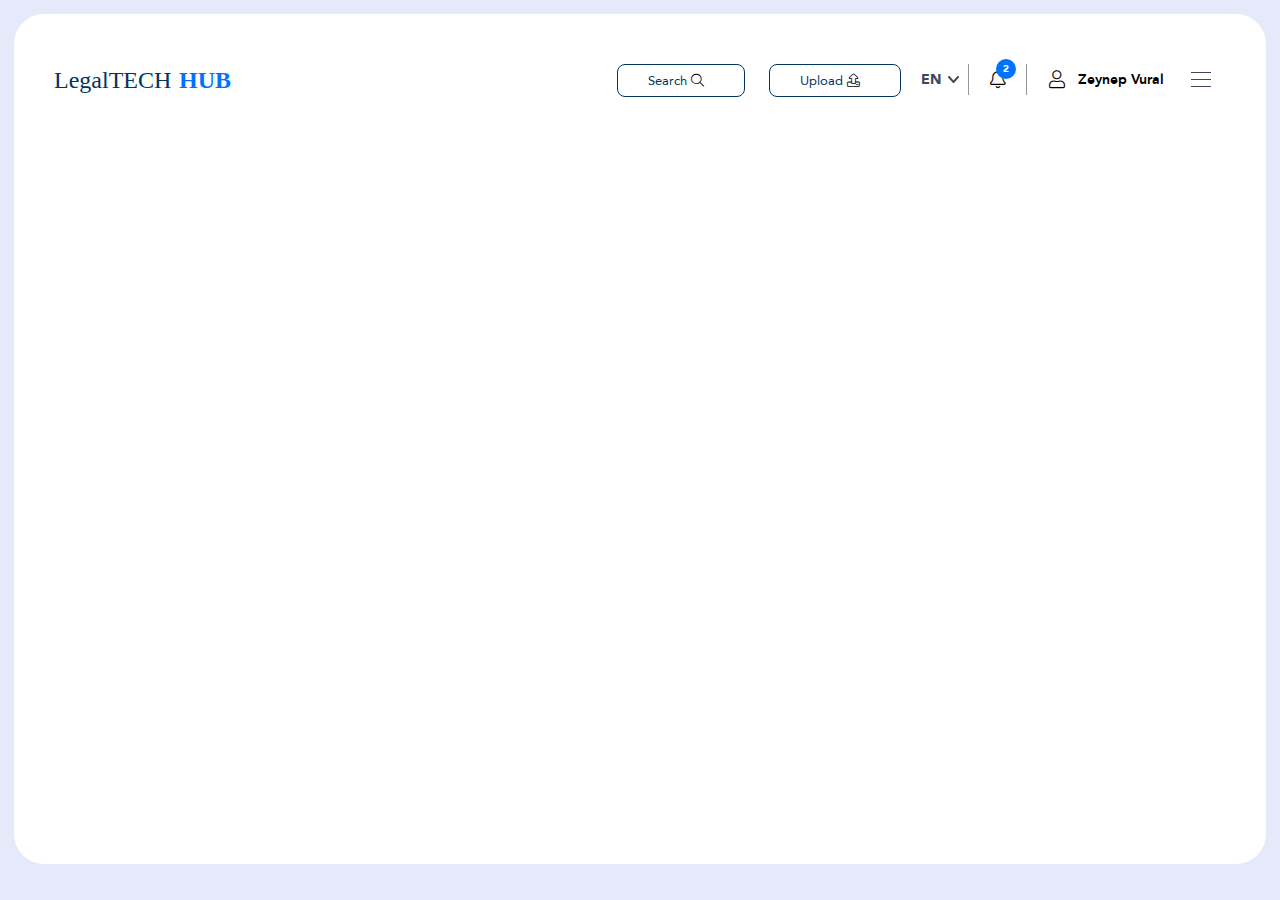
<file: template.html>
<!DOCTYPE html>
<html lang="en">
  <head>
    <meta charset="UTF-8" />
    <meta http-equiv="X-UA-Compatible" content="IE=edge" />
    <meta name="viewport" content="width=device-width, initial-scale=1.0" />
    <title>Legal Tech</title>
    <link rel="stylesheet" href="assets/inc/fonts/webfonts/all.css" />
    <link rel="stylesheet" href="assets/inc/styles.css" />
  </head>
  <body onload="init()">
    <div id="container" class="safe">
      <div id="menu" class="mobile-popup">
        <button type="button" class="close-btn" id="menu__close">
          <i class="fal fa-times"></i>
        </button>
        <div class="mobile-popup__container">
          <nav class="mobile-popup__content">
            <a href="/main.html" class="active">
              <i class="fal fa-home"></i>
              <span>Ana Sayfa</span>
            </a>
            <a href="/yazismalar.html">
              <i class="fal fa-file-alt"></i>
              <span>Yazışmalar</span>
            </a>
            <a href="/bildirimler.html">
              <i class="fal fa-bell"></i>
              <span>Bildirimler</span>
            </a>
            <a href="/sablonlar.html">
              <i class="fal fa-file-invoice"></i>
              <span>Şablonlar</span>
            </a>
            <a href="/raporlar.html">
              <i class="fal fa-chart-bar"></i>
              <span>Raporlar</span>
            </a>
            <a href="/ayarlar.html">
              <i class="fal fa-cog"></i>
              <span>Ayarlar</span>
            </a>
          </nav>
        </div>
      </div>
      <div id="side">
        <header>
          <a href="/" id="header__home">
            <img src="assets/images/logo.svg" alt="Legal Tech" />
          </a>
          <div id="header__content">
            <div id="header___buttons">
              <button
                type="button"
                class="btn border sm header__container-btn"
                id="header__search-btn"
                data-id="header__search-box"
              >
                Search
                <i class="fal fa-search"></i>
              </button>
              <button
                type="button"
                class="btn border sm header__container-btn"
                id="header__upload-btn"
                data-id="header__upload-box"
              >
                Upload
                <i class="fal fa-upload"></i>
              </button>
            </div>
            <div class="header__item">
              <select name="language" id="header__select-language" class="sm">
                <option value="en">EN</option>
                <option value="tr">TR</option>
              </select>
            </div>
            <button
              type="button"
              class="header__item header__container-btn"
              id="header__notification-bell"
              data-id="header__notification-box"
            >
              <span>2</span>
              <i class="fal fa-bell"></i>
            </button>
            <div class="header__item" id="header__user-tag">
              <i class="fal fa-user"></i>
              <p>Zeynep Vural</p>
            </div>
            <button type="button" id="header__menu-btn">
              <span></span><span></span><span></span>
            </button>
          </div>
          <div id="header__search-box" class="blue-container mobile-popup">
            <button
              type="button"
              class="close-btn"
              id="header__search-box__close"
            >
              <i class="fal fa-times"></i>
            </button>
            <div class="mobile-popup__container">
              <div class="mobile-popup__content">
                <div class="input-box sm w31">
                  <select name="search-parameters">
                    <option value="0" selected>Search Parameter</option>
                    <option value="1">Param 1</option>
                    <option value="2">Param 2</option>
                  </select>
                </div>
                <div class="input-box sm w29">
                  <select name="search-parameters ">
                    <option value="0" selected>Request Type</option>
                    <option value="1">Type 1</option>
                    <option value="2">Type 2</option>
                  </select>
                </div>
                <div class="input-box sm w31">
                  <select name="search-parameters">
                    <option value="0" selected>Status</option>
                    <option value="1">Status 1</option>
                    <option value="2">Status 2</option>
                  </select>
                </div>
                <div class="input-box sm w62">
                  <input type="text" name="search" placeholder="Search" />
                </div>
                <button type="button" class="btn">Search</button>
                <button type="button" class="btn">Clear</button>
              </div>
            </div>
          </div>
          <div id="header__upload-box" class="blue-container mobile-popup">
            <button
              type="button"
              class="close-btn"
              id="header__upload-box__close"
            >
              <i class="fal fa-times"></i>
            </button>
            <div class="mobile-popup__container">
              <div class="mobile-popup__content">
                <div class="input-box sm w-62 file-input">
                  <div class="file-inpute__fake-container">
                    <p></p>
                    <div>
                      <span>...</span>
                    </div>
                    <i class="fal fa-folder"></i>
                  </div>
                  <input type="file" name="file upload" />
                </div>

                <button type="button" class="btn">Send</button>
                <button type="button" class="btn">Cancel</button>
              </div>
            </div>
          </div>
          <div
            id="header__notification-box"
            class="blue-container mobile-popup"
          >
            <button
              type="button"
              class="close-btn"
              id="header__upload-box__close"
            >
              <i class="fal fa-times"></i>
            </button>
            <div class="mobile-popup__container">
              <div class="mobile-popup__content">
                <table class="color">
                  <tbody>
                    <tr>
                      <td>
                        <i class="fas fa-check"></i>
                      </td>
                      <td>
                        <p>Document Approved</p>
                      </td>
                      <td>16:50</td>
                      <td>17.05.2021</td>
                      <td>
                        <p>System No: <span>#348</span></p>
                      </td>
                      <td></td>
                      <td>
                        <button type="button">İncele</button>
                      </td>
                    </tr>
                    <tr>
                      <td>
                        <i class="fas fa-times"></i>
                      </td>
                      <td>
                        <p>Document Rejected</p>
                      </td>
                      <td>18:50</td>
                      <td>17.05.2021</td>
                      <td>
                        <p>System No: <span>#398</span></p>
                      </td>
                      <td>Request type yanlış girilmiş.</td>
                      <td>
                        <button type="button">İncele</button>
                      </td>
                    </tr>
                  </tbody>
                </table>
              </div>
            </div>
          </div>
        </header>
        <div id="content"></div>
      </div>
    </div>

    <script src="assets/inc/events.js"></script>
    <script src="assets/inc/functions.js"></script>
  </body>
</html>
</file>
<file: assets/inc/styles.css>
/* COMMON */

@font-face {
  font-family: 'Avenir-Medium';
  src: url('fonts/Avenir-Medium.woff') format('woff');
}

@font-face {
  font-family: 'Avenir-Roman';
  src: url('fonts/Avenir-Roman.woff2') format('woff2'),
    url('fonts/Avenir-Roman.woff') format('woff');
}

@font-face {
  font-family: 'Avenir-Heavy';
  src: url('fonts/Avenir-Heavy.woff2') format('woff2'),
    url('fonts/Avenir-Heavy.woff') format('woff');
}

@font-face {
  font-family: 'Avenir-Black';
  src: url('fonts/Avenir-Black.woff2') format('woff2'),
    url('fonts/Avenir-Black.woff') format('woff');
}

* {
  padding: 0;
  margin: 0;
  box-sizing: border-box;
  -webkit-font-smoothing: antialiased;
  text-decoration: none;
  -webkit-backface-visibility: hidden;
  backface-visibility: hidden;
  -webkit-font-smoothing: antialised;
  -webkit-font-smoothing: subpixel-antialiased;
  letter-spacing: 0;
  font-family: 'Avenir-Roman', Helvetica, sans-serif;
  color: #000;
}

html,
body {
  background-color: #e5e9f9;
}

body {
  padding: 14px;
  font-size: 14px;
}

::placeholder {
  color: rgba(0, 0, 0, 0.3);
}

u {
  text-decoration: underline;
}

a:hover,
a:active,
a:focus,
input:hover,
input:active,
input:focus,
button:hover,
button:active,
select:active,
select:focus,
textarea:active,
textarea:focus,
button:focus {
  outline: none;
  box-shadow: none;
}
::selection {
  background: transparent;
}

button {
  background: 0 0;
  cursor: pointer;
  border: none;
  outline: none;
  cursor: pointer;
  outline: 0;
}

#container {
  width: 100%;
  max-width: 1276px;
  display: flex;
  position: relative;
  min-height: calc(100vh - 50px);
}

.safe {
  margin: 0 auto;
  background-color: #fff;
  border-radius: 30px;
  padding: 50px 40px;
}

#side {
  flex: 1;
  width: 100%;
}

#side section {
  margin-bottom: 44px;
}

.shadow-box {
  box-shadow: 2px 2px 22px rgba(0, 0, 0, 0.5);
}

.side__section {
  width: 100%;
  padding: 30px 33px 17px 33px;
  border-radius: 20px;
  margin-top: 16px;
}

.border-box {
  border: 1px solid #c8c9cc;
}

.spread-box {
  display: flex;
  justify-content: space-between;
  align-items: center;
}

.shadow-box + .spread-box {
  margin-top: 30px;
}

.spread-box p {
  font-family: 'Avenir-Heavy';
  font-size: 13px;
}

.side__section .spread-box:last-child {
  margin-top: 28px;
}

.spread-box.right {
  justify-content: flex-end;
}

.center {
  display: flex;
  justify-content: center;
  align-items: center;
  flex-direction: column;
}

.section__header {
  padding: 0 2em;
}

.section__header h3 {
  font-family: 'Avenir-Heavy';
}

.column {
  width: 100%;
  max-width: 300px;
  padding: 30px;
  border-radius: 20px;
}

#overlay__container .column {
  width: 90%;
}

.column.full {
  max-width: 951px;
}

.column.shadow-box {
  background-color: #fff;
}

.column > img {
  margin: 0 auto 30px auto;
  height: 30px;
  display: block;
}

.column .form-box {
  flex-direction: column;
}

@media screen and (max-width: 1024px) {
  .safe {
    padding: 30px 25px;
    border-radius: 20px;
  }

  #container {
    min-height: calc(100vh - 30px);
  }

  #side section {
    margin-bottom: 34px;
  }
}

@media screen and (max-width: 769px) {
  #content {
    margin-top: 0;
  }

  #side section {
    margin-bottom: 24px;
  }

  .spread-box.full {
    flex-direction: column;
    justify-content: center;
  }

  .spread-box.full > * {
    margin-bottom: 20px;
  }
}

@media screen and (max-width: 600px) {
  .side__section {
    border-radius: 0;
    padding: 0;
  }

  .border-box {
    border: none;
  }

  .shadow-box + .spread-box {
    margin-top: 0;
  }

  .spread-box {
    width: 100%;
  }

  .spread-box.full > * {
    text-align: center;
    width: 100%;
    margin-bottom: 20px;
  }

  .spread-box.full button {
    width: 100%;
    padding: 0;
    margin-bottom: 10px;
  }

  .shadow-box {
    box-shadow: none;
  }

  .spread-box:not(.right) button:last-child,
  .spread-box a:last-child {
    padding-right: 0;
    margin-right: 0;
  }

  .spread-box.right button {
    margin-right: 0;
  }
  .section__header {
    padding: 0;
  }
  .column {
    padding: 10px;
  }
}

/* COMMON */

/* BUTTON */

.btn {
  height: 38px;
  border-radius: 4px;
  background-color: #003462;
  color: #fff;
  padding: 0 30px;
  font-size: 13px;
}

.btn.purple {
  background-color: #95118b;
}

.btn.grey {
  background-color: rgba(62, 74, 90, 0.6);
}

.btn.text {
  background-color: transparent;
  color: #3e4a5a;
  font-family: 'Avenir-Heavy';
}

.btn.right {
  float: right;
}

.btn.sm {
  height: 33px;
}

.btn.lg {
  width: 100%;
  justify-content: center;
  align-items: center;
  font-family: 'Avenir-Heavy';
}

.btn.tar {
  text-align: right;
}

.btn.border {
  background-color: transparent;
  color: #003462;
  border: 1px solid #003462;
  border-radius: 8px;
}

#content .btn.border {
  border: 1px solid #c8c9cc;
  border-radius: 4px;
}

.btn.border.blue {
  background-color: transparent;
  color: #0072ff;
  border: 1px solid #0072ff;
}

.btn i,
.btn.lg i {
  margin-left: 10px;
  font-size: 13px;
}

.btn:not(.lg) i:first-child {
  margin: 0 10px 0 0;
}

.show-hide-btn span {
  font-family: 'Avenir-Heavy';
}

.show-hide-btn:before {
  content: 'Show ';
}

.document-box.opened .show-hide-btn:before {
  content: 'Hide ';
}

.close-btn {
  width: 30px;
  height: 30px;
  line-height: 30px;
  position: absolute;
  top: 11.11vw;
  right: 11.11vw;
  color: #0072ff;
  z-index: 50;
  transition: transform 250ms ease-in-out;
}

.close-btn i {
  font-size: 32px;
}

.close-btn:hover {
  transform: rotate(90deg);
}

/* BUTTON */

/* INPUT */

input,
textarea {
  font-size: 14px;
  color: #000000;
  border: none;
  width: 100%;
}

textarea {
  min-height: 150px;
}

/* INPUT */

/* NAV */
#menu {
  padding-right: 40px;
}

.mobile-popup .close-btn {
  display: none;
}

nav {
  display: flex;
  flex-direction: column;
  align-items: center;
}

nav a {
  height: 65px;
  width: 56px;
  text-align: center;
  line-height: 65px;
  font-size: 26px;
  color: #003462;
  border-bottom: 1px solid #979797;
}

nav a.active {
  color: #0072ff;
}

nav a span {
  display: none;
  font-family: 'Avenir-Medium';
  font-size: 19px;
  color: #3e4a5a;
}

@media screen and (max-width: 1024px) {
  #menu {
    padding-right: 25px;
  }

  nav a {
    height: 55px;
    width: 46px;
  }
}

@media screen and (max-width: 769px) {
  #menu {
    padding: 15px;
  }

  .mobile-popup .close-btn {
    display: block;
  }

  .mobile-popup {
    width: 100%;
    height: 100%;
    position: fixed;
    bottom: 100%;
    left: 0;
    transition: background-color 300ms ease-in-out;
    padding: 15px;
    z-index: 999;
  }

  .mobile-popup.active {
    bottom: 0;
    background-color: rgba(0, 0, 0, 0.5);
  }

  .mobile-popup__container {
    max-height: 0;
    overflow: hidden;
    transition: max-height 600ms ease-in-out;
  }

  .mobile-popup.active .mobile-popup__container {
    max-height: 100vh;
  }

  .mobile-popup__content {
    width: 100%;
    background-color: #fff;
    border-radius: 20px;
    padding: 19vw 11.11vw 11.11vw;
  }

  nav a {
    width: 100%;
    text-align: left;
  }

  nav a i {
    width: 26px;
    text-align: center;
    margin-left: 28px;
  }

  nav a span {
    display: inline-block;
    margin-left: 28px;
  }
}

@media screen and (max-width: 600px) {
  .mobile-popup__content {
    width: 100%;
    background-color: #fff;
    border-radius: 20px;
    padding: 19vw 5.11vw 11.11vw;
  }
}
/* NAV */

/* SELECT */

select {
  color: #3e4a5a;
  border: none;
  padding-right: 18px;
  position: relative;
  font-size: 14px;
  -moz-appearance: none; /* Firefox */
  -webkit-appearance: none;
  appearance: none;
  background: transparent;
  background-image: url('../images/arrow-down.svg');
  background-repeat: no-repeat;
  background-size: 11px auto;
  background-position: right center;
  width: 100%;
}

select.sm {
  width: auto;
}
/* SELECT */

/* HEADER */

header {
  width: 100%;
  display: flex;
  justify-content: space-between;
  align-items: center;
  flex-wrap: wrap;
}

#header__menu-logo {
  display: flex;
  align-items: center;
}

#header__home {
  height: 33px;
}

#header__home img {
  height: 100%;
}

header i {
  font-size: 18px;
}

#header__content {
  display: flex;
}

#header___buttons > button {
  margin: 0 10px;
}

.header__item {
  height: 31px;
  line-height: 31px;
  text-align: center;
  width: 58px;
  border-right: 1px solid #979797;
}

#header__notification-bell {
  position: relative;
  font-size: 18px;
}

#header__notification-bell span {
  display: block;
  width: 20px;
  height: 20px;
  line-height: 20px;
  border-radius: 20px;
  background-color: #0072ff;
  position: absolute;
  font-size: 10px;
  font-family: 'Avenir-Black';
  color: #fff;
  left: 27px;
  top: -5px;
}

#header__user-tag {
  display: flex;
  width: auto;
  border: none;
  align-items: center;
  padding: 0 22px;
}

#header__user-tag p {
  margin-left: 13px;
  font-family: 'Avenir-Heavy';
}

#header__menu-btn {
  display: block;
  width: 30px;
  height: 30px;
  position: relative;
  margin-right: 10px;
}

#header__menu-btn span:first-child {
  transform: translate3d(0, -5px, 0);
}

#header__menu-btn span:last-child {
  transform: translate3d(0, 5px, 0);
}

#header__menu-btn span {
  width: 20px;
  height: 1px;
  position: absolute;
  top: 0;
  right: 0;
  bottom: 0;
  left: 0;
  margin: auto;
  background-color: #3e4a5a;
  transform-origin: left;
  transition: transform 250ms ease-in-out, opacity 250ms ease-in-out;
}
#header__menu-btn span:first-child {
  transform: translate3d(0, -7px, 0);
}
#header__menu-btn span:last-child {
  transform: translate3d(0, 7px, 0);
}

.blue-container {
  width: 100%;
  background-color: #eff2f8;
  border-radius: 20px;
  margin-top: 8px;
}

.blue-container > div {
  width: 100%;
  padding: 27px 4%;
}

.blue-container > div > div {
  display: flex;
  flex-wrap: wrap;
}

.blue-container .input-box {
  margin: 9px 2.5% 9px 0;
}

.blue-container .btn {
  width: 14.2%;
  margin-top: 9px;
}

.blue-container .btn:first-of-type {
  margin-right: 2.5%;
}

#header__select-language {
  font-family: 'Avenir-Black';
}

@media screen and (max-width: 1024px) {
  #header__user-tag {
    padding-right: 0;
  }

  #header__user-tag p {
    display: none;
  }

  #header___buttons > button {
    margin: 0 5px;
    padding: 0 20px;
  }
}

@media screen and (min-width: 769px) {
  .blue-container {
    max-height: 0;
    overflow: hidden;
    transition: max-height 300ms ease-in-out;
  }

  .blue-container.active {
    max-height: 166px;
  }

  #header___buttons > button.active {
    border: 1px solid #0072ff;
    color: #0072ff;
  }

  #menu {
    max-width: 0;
    width: 96px;
    overflow: hidden;
    padding-right: 0;
    transition: max-width 200ms ease-in-out;
  }

  #menu.active {
    max-width: 96px;
  }

  .mobile-popup__content {
    padding-right: 40px;
  }

  body.menu-opened #header__menu-btn span:first-child {
    transform: translate3d(0, -7px, 0) rotate(45deg);
  }
  body.menu-opened #header__menu-btn span:last-child {
    transform: translate3d(0, 7px, 0) rotate(-45deg);
  }
  body.menu-opened #header__menu-btn span:nth-of-type(2) {
    opacity: 0;
  }
}

@media screen and (max-width: 769px) {
  header {
    height: 73px;
    position: relative;
    align-items: flex-start;
    margin-bottom: 22px;
  }

  #header___buttons {
    position: absolute;
    bottom: 0;
    left: 0;
    width: 100%;
    display: flex;
  }

  #header___buttons > .btn:first-of-type {
    margin-left: 0;
  }

  #header__home {
    height: 28px;
  }

  .header__item {
    width: 30px;
    border-right: none;
  }

  #header__user-tag {
    display: block;
    width: 30px;
    padding: 0;
    text-align: center;
  }

  #header__select-language {
    font-size: 12px;
    background-size: 9px auto;
    background-position: right center;
    padding-right: 10px;
  }

  #header__notification-bell span {
    left: 13px;
    top: -4px;
  }

  .blue-container {
    border-radius: 0;
    padding: 15px;
  }

  .blue-container > div > div {
    flex-direction: column;
  }

  .blue-container > div {
    padding: 0;
  }

  .blue-container .input-box,
  .blue-container .btn {
    width: 100% !important;
  }
}

@media screen and (max-width: 500px) {
  #header__home {
    height: auto;
    flex: 1;
    max-width: 150px;
    height: 31px;
    margin-right: 43px;
    display: flex;
    align-items: center;
  }

  #header__home img {
    height: auto;
    width: 100%;
  }
}
/* HEADER */

/* INPUTS */

.input-box {
  height: 38px;
  background-color: #fff;
  border: 1px solid #c8c9cc;
  border-radius: 4px;
  padding: 0 20px;
  position: relative;
  display: flex;
  align-items: center;
}
.input-box.blue {
  background-color: #e5e9f9;
}

.input-box.error {
  border: 1px solid red;
}

.form-box.single-row .input-box {
  margin: 0 19px;
}

.input-box label {
  position: absolute;
  top: 0;
  left: 20px;
  background-color: #fff;
  padding: 0 11px;
  transform: translate3d(0, -50%, 0);
  font-size: 10px;
  color: rgba(0, 0, 0, 0.5);
}

.input-box.error label {
  color: red;
}

.form-box .input-box {
  margin-bottom: 20px;
  width: 100%;
}

.input-box.w25 {
  width: 25%;
}

.input-box.w29 {
  width: 29%;
}
.input-box.w31 {
  width: 31%;
}

.input-box.w40 {
  width: 40%;
}

.input-box.w62 {
  width: 62.5%;
}

.input-box.sm {
  padding: 0 19px;
}

.input-box.lg {
  height: auto;
  min-height: 166px;
  padding-top: 20px;
  padding-bottom: 20px;
}

.input-box.disabled {
  pointer-events: none;
  opacity: 0.5;
}

.input-box.auto-box {
  height: auto;
  padding: 20px;
  flex-direction: column;
}

.input-box.auto-box > img,
.input-box.auto-box > div {
  width: 100%;
  height: auto;
}

.input-box button {
  width: 100%;
  display: flex;
  justify-content: space-between;
}

.file-input {
  position: relative;
}

.file-input input {
  width: 100%;
  opacity: 0;
  position: relative;
  z-index: 50;
}

.file-inpute__fake-container {
  width: 100%;
  height: 100%;
  position: absolute;
  left: 0;
  top: 0;
  padding: 0 19px;
  display: flex;
  align-items: center;
}

.file-inpute__fake-container div {
  width: 29px;
  height: 16px;
  line-height: 16px;
  color: #fff;
  font-family: 'Avenir-Black';
  font-size: 18px;
  background-color: #003462;
  border-radius: 4px;
  text-align: center;
  margin-right: 8px;
}

.file-inpute__fake-container div span {
  color: #fff;
}

.file-inpute__fake-container p {
  flex: 1;
}

@media screen and (max-width: 600px) {
  .input-box label {
    font-size: 9px;
    left: 10px;
  }
}

@media screen and (max-width: 320px) {
  .input-box label {
    font-size: 8px;
    left: 5px;
  }
}

/* INPUTS */

/* TABS */
.tabs {
  display: flex;
  padding: 0 2em;
}

.tab {
  height: 35px;
  font-family: 'Avenir-Heavy';
  font-size: 15px;
  padding: 0 1em;
  margin-right: 15px;
  position: relative;
  overflow: hidden;
}

a.tab {
  line-height: 35px;
}

.tab::after {
  content: '';
  display: block;
  width: 100%;
  height: 3px;
  position: absolute;
  left: 0;
  bottom: 0;
  border-radius: 3px;
  background-color: #0072ff;
  transform: translate3d(0, 100%, 0);
  transition: transform 300ms ease-in-out;
}

.tab.active:after {
  transform: translate3d(0, 0, 0);
}

.tabs.dropdown i {
  display: none;
}

@media screen and (max-width: 900px) {
  .tab {
    font-size: 12px;
    margin-right: 8px;
  }

  .tabs.dropdown {
    position: relative;
    height: 38px;
    cursor: pointer;
  }

  .tabs.dropdown > div {
    position: absolute;
    top: 0;
    left: 0;
    height: 38px;
    overflow: hidden;
    display: flex;
    flex-direction: column;

    padding: 0 10px 10px 10px;
  }

  .tabs.dropdown.opened > div {
    height: auto;
    background-color: #fff;
  }

  .tabs.dropdown button {
    height: 38px;
    flex-shrink: 0;
    width: 100%;
    margin: 0;
    white-space: nowrap;
    padding-right: 20px;
    pointer-events: none;
  }

  .tabs.dropdown.opened button {
    pointer-events: all;
  }

  .tabs.dropdown button:not(.active) {
    border-bottom: 1px solid #c8c9cc;
  }

  .tabs.dropdown i {
    display: block;
    position: absolute;
    right: 10px;
    top: 12px;
  }
}

@media screen and (max-width: 700px) {
  .tabs {
    padding: 0;
    flex-wrap: wrap;
  }

  .tab {
    font-size: 12px;
    margin-right: 15px;
    min-width: 20%;
  }
}

@media screen and (max-width: 320px) {
  .tab {
    font-size: 12px;
    margin-right: 0;
    padding: 0 4px;
  }
}
/* TABS */

/* TABLE */

.table-box::after {
  content: '';
  clear: both;
  display: block;
}

table {
  font-size: 14px;
  border-collapse: collapse;
  border-spacing: 0;
  width: 100%;
}

th {
  text-align: left;
  font-family: 'Avenir-Black';
}

th,
td {
  height: 36px;
}

th:first-child,
td:first-child {
  padding-left: 16px;
  border-top-left-radius: 4px;
  border-bottom-left-radius: 4px;
}

th:last-child,
td:last-child {
  border-top-right-radius: 4px;
  border-bottom-right-radius: 4px;
}

tbody tr:nth-child(2n + 1) {
  background-color: #e5e9f9;
}

table .fa-arrow-up {
  font-size: 10px;
  color: #05c5ce;
}

table button,
table a {
  font-family: 'Avenir-Heavy';
  font-size: 12px;
  color: #000;
}

table td button:nth-of-type(1) {
  margin: 0 13px;
}

table.color {
  border-collapse: separate;
  border-spacing: 0 8px;
}

table.color tr {
  background-color: #e5e9f9;
  border-radius: 4px;
}

table.color td p {
  font-family: 'Avenir-heavy';
}

table.color td span {
  font-family: 'Avenir-Roman';
}

table.color .fa-check {
  color: #05c5ce;
}

table.color .fa-times {
  color: #e11e91;
}

table td:last-child {
  white-space: nowrap;
}

@media screen and (max-width: 1024px) {
  table.color td:not(:first-child, :last-child, :nth-child(2)) {
    display: none;
  }

  th,
  td {
    padding: 8px;
    height: auto;
  }
}

@media screen and (max-width: 600px) {
  .table-box {
    box-shadow: none;
  }

  .table-box > div:first-child {
    width: calc(100% + 25px);
    overflow-x: auto;
  }

  th:first-child,
  td:first-child {
    border-top-left-radius: 2px;
    border-bottom-left-radius: 2px;
  }

  th:last-child,
  td:last-child {
    padding-right: 16px;
    border-top-right-radius: 2px;
    border-bottom-right-radius: 2px;
  }
  th {
    font-size: 12px;
  }

  th,
  td {
    padding: 8px 26px 8px 0;
    white-space: nowrap;
    font-size: 12px;
  }
}
/* TABLE */

/* CHARTS */

.charts {
  display: flex;
  flex-wrap: wrap;
}

.charts p {
  font-size: 12px;
  font-family: 'Avenir-Black';
  margin-bottom: 4px;
}

.charts > div {
  width: 50%;
}

.charts > div img {
  width: 100%;
}

@media screen and (max-width: 600px) {
  .charts > div {
    width: 100%;
  }
}

/* CHARTS */

/* FORM */
.form-box {
  display: flex;
  justify-content: space-between;
}

.form-box.full {
  width: 100%;
  max-width: 727px;
  flex-direction: column;
  padding: 60px 0 30px 65px;
}

.form-box.single-row {
  margin-top: 22px;
  justify-content: center;
}

.half {
  width: 45%;
  margin-right: 5%;
}

@media screen and (max-width: 1024px) {
  .form-box.full {
    padding: 0;
  }

  #overlay__container .form-box.full {
    padding: 50px 20px 20px 20px;
  }
}

@media screen and (max-width: 950px) {
  .form-box {
    flex-direction: column;
  }

  .form-box .input-box {
    width: 100% !important;
  }

  .form-box.mobile-reverse {
    flex-direction: column-reverse;
  }

  .half {
    width: 100%;
    margin-right: 0;
  }

  .form-box.single-row .input-box {
    margin: 0 0 20px 0;
  }
}

/* FORM */

/*PETITION*/
.petition {
  width: 100%;
  margin-bottom: 20px;
}

.petition * {
  font-size: 11px;
}
.petition h1,
.petition h2,
.petition h3,
.petition h4,
.petition strong {
  font-family: 'Avenir-Heavy';
}

.petition__image {
  width: 100%;
  height: 50px;
  border-bottom: 1px solid red;
  padding: 5px 0;
  margin-bottom: 2em;
}

.petition__image img {
  height: 100%;
  width: auto;
}

.petition__text {
  padding: 0 5%;
}

.petition p.fr {
  float: right;
}

.petition p.tc {
  text-align: center;
}

.petition + button {
  width: 90%;
  margin: 0 auto;
}

/*PETITION*/

/*DOCUMENT*/
.document-box > button {
  margin-bottom: 10px;
}

.document-box__document {
  max-height: 0;
  overflow: hidden;
  transition: max-height 250ms ease-in-out;
}

.document-box.opened .document-box__document {
  max-height: 700px;
}
/*DOCUMENT*/

/*PAGINATION*/
.pagination {
  display: flex;
  align-items: center;
}

.pagination p {
  margin-right: 17px;
}

.pagination button {
  width: 22px;
  height: 26px;
  margin: 0 3px;
  border-radius: 3px;
}

.pagination button.active {
  background-color: #0072ff;
  color: #fff;
}

.pagination .pagination__nav {
  background-color: #e5e9f9;
  border: 1px solid #b0bfeb;
}

@media screen and (max-width: 600px) {
  .pagination {
    width: 100%;
  }

  .pagination p {
    font-size: 12px;
    margin-right: 5px;
  }

  .pagination button {
    font-size: 12px;
  }
}

@media screen and (max-width: 320px) {
  .pagination p {
    display: none;
  }

  .pagination > div {
    width: 100%;
    display: flex;
    justify-content: space-between;
  }

  .pagination button {
    margin: 0;
  }
}

/*PAGINATION*/

/*OVERLAY*/
#overlay {
  width: 100%;
  height: 100%;
  position: fixed;
  top: 0;
  left: 0;
  background-color: rgba(0, 0, 0, 0.4);
  opacity: 0;
  pointer-events: none;
  transition: opacity 300ms ease-in-out;
}

#overlay.active {
  opacity: 1;
  pointer-events: all;
}

#overlay__container {
  height: 100%;
}

#overlay .shadow-box {
  position: relative;
}

#overlay .close-btn {
  top: 5%;
  right: 5%;
}

#overlay .close-btn i {
  color: #0072ff;
}

@media screen and (max-width: 600px) {
  #overlay .close-btn {
    top: 3%;
    right: 3%;
  }
}
</file>
